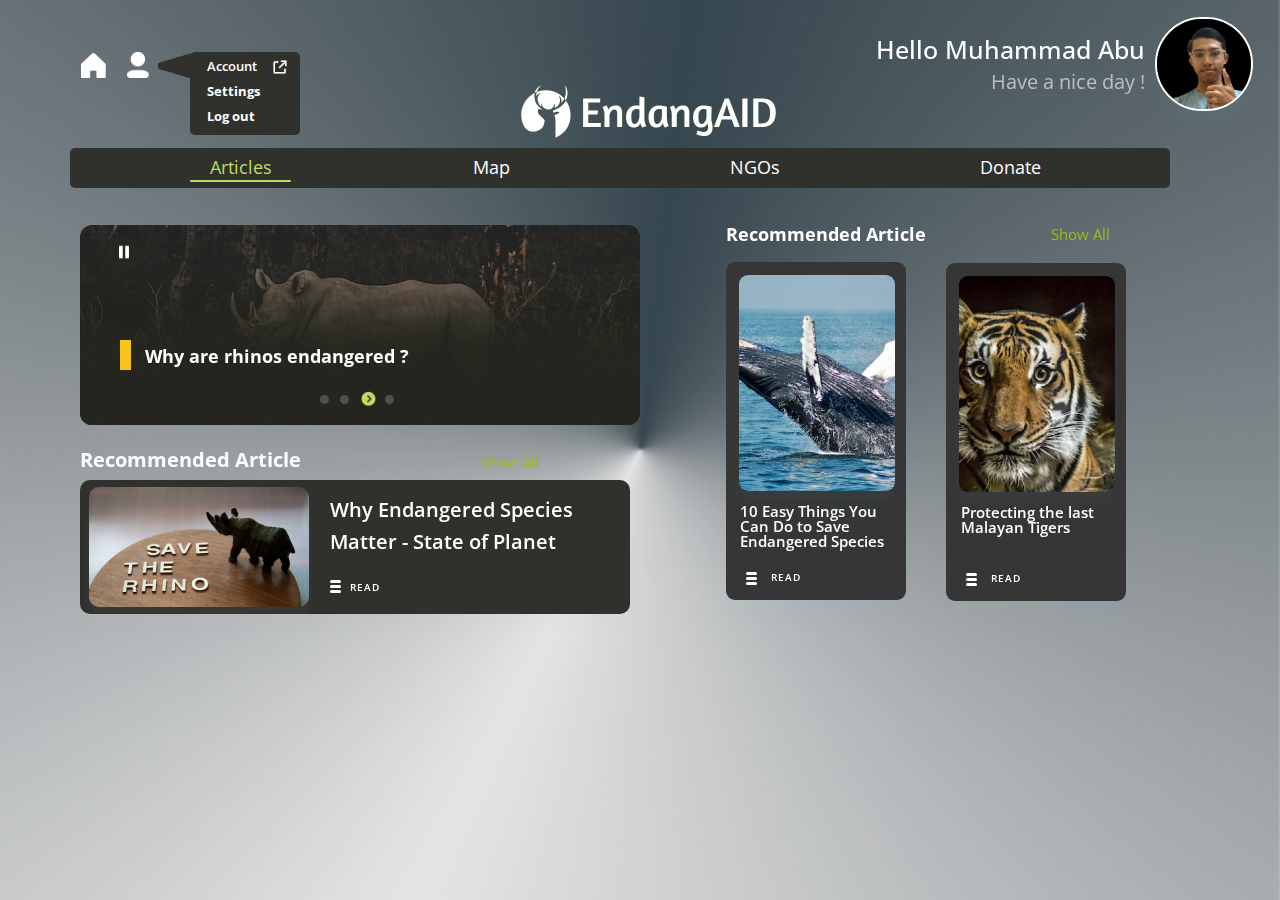
<file: articles1-dropdown.html>
<!DOCTYPE html>
<html lang="en">
<head>
    <link rel="stylesheet" href="style-articles1-dropdown.css">
    <link rel="stylesheet" href="https://fonts.googleapis.com/css2?family=Open+Sans&display=swap">
    <meta charset="UTF-8">
    <meta http-equiv="X-UA-Compatible" content="IE=edge">
    <meta name="viewport" content="width=device-width, initial-scale=1.0">
    <title>Articles 1</title>
</head>
<body>
    <div class="article-page">
        <img class="BG" src="images/BG-article.png" alt="Background">
        <div class="group2">
            <div class="hello">
                <div class="frame1">
                    <p class="hellouser">Hello Muhammad Abu</p>
                </div>
                <div class="frame2">
                    <p class="greeting">Have a nice day !</p>
                </div>
            </div>
            <img class="image-user" src="images/user-photo.png" alt="User image" onclick="alert('Profile')"/></img>
        </div>

        <div class="icon">
            <div class="home" onclick="alert('Home')"></div>
            <div class="profile" onclick="alert('Profile')"></div>
        </div>

        <img class="menu-arrow" src="images/menu-arrow.png" alt="Menu arrow"/>
        <div class="drop-down-menu">
            <p class="account" onclick="alert('Account')">Account</p>
            <div class="external-link"></div>
            <p class="settings" onclick="alert('Settings')">Settings</p>
            <p class="logout" onclick="alert('Log Out')">Log  out</p>
        </div>

        <img class="logo" src="images/endangaid.png" alt="EndangAID logo"/>
        <div class="rectangle-activitybar">
            <div class="activitybar">
                <div class="line-bar"></div>
                <p class="menu-bar" id="article" onclick="alert('Articles')">Articles</p>
                <p class="menu-bar" id="map" onclick="alert('Map')">Map</p>
                <p class="menu-bar" id="NGOs" onclick="alert('NGOs')">NGOs</p>
                <p class="menu-bar" id="donate"onclick="alert('Donate')">Donate</p>
            </div>
        </div>

        <div class="mainarticle">
            <img class="rhino" src="images/rhino.png" alt="Rhino"/>
            <img class="rhino-shade" src="images/rhino-shade.png" alt="Rhino shade"/>
            <div class="pause-circle"></div>
            <img class="pause" src="images/pause.png" alt="Pause"/>
            <div class="rectangle-main"></div>
            <p class="rhino-text">Why are rhinos endangered ?</p>
            <div class="slide-circle" id="circle1"></div>
            <div class="slide-circle" id="circle2"></div>
            <div class="slide-circle" id="circle3"></div>
            <img class="chevron-right" src="images/chevron-right.png" alt="Next button" onclick="alert('Next article!')"/>

        </div>
        
        <div class="recom1">
            
            <div class="frame-recom1">
                <img class="save-rhino-img" src="images/save-rhino.png" alt="Save rhino image"/>
                <p class="recom1-text">Why Endangered Species<br/>Matter - State of Planet</p>
                <p class="read1" onclick="alert('Read more')">READ</p>

                <div class="vector-burger" id="burger1"></div>
                <div class="vector-burger" id="burger2"></div>
                <div class="vector-burger" id="burger3"></div>
            </div>
            <div class="recom1-article-text">Recommended Article</div>
            <p class="show-all" onclick="alert('Showing all recommended articles')">Show All</p>
            
        </div>

        <div class="recom2">
            <div class="frame-recom2-article">
                <p class="recom2-article-text2">Recommended Article</p>
            </div>
            <p class="show-all2" onclick="alert('Showing all recommended articles')">Show All</p>

            <div class="frame-recom2">
                <div class="rectangle-recom2">
                    <img class="whale" src="images/whale.png" alt="Whale image"/>
                    <div class="group-endangered">
                        <p class="endangered-text">10 Easy Things You Can Do to Save Endangered Species</p>
                    </div>
                    <p class="read2" onclick="alert('Read more')">READ</p>

                    <div class="vector-burger" id="burger4"></div>
                    <div class="vector-burger" id="burger5"></div>
                    <div class="vector-burger" id="burger6"></div>
                </div>
            </div>
            <div class="recom3">
                <div class="rectangle-recom2">
                    <img class="tiger" src="images/tiger.png" alt="Tiger image"/>
                    <div class="group-tiger">
                        <p class="tiger-text">Protecting the last Malayan Tigers</p>
                    </div>
                    <p class="read3" onclick="alert('Read more')">READ</p>

                    <div class="vector-burger" id="burger7"></div> 
                    <div class="vector-burger" id="burger8"></div>
                    <div class="vector-burger" id="burger9"></div>
                </div>
            </div>
        </div>
    </div>

</body>
</html>
</file>
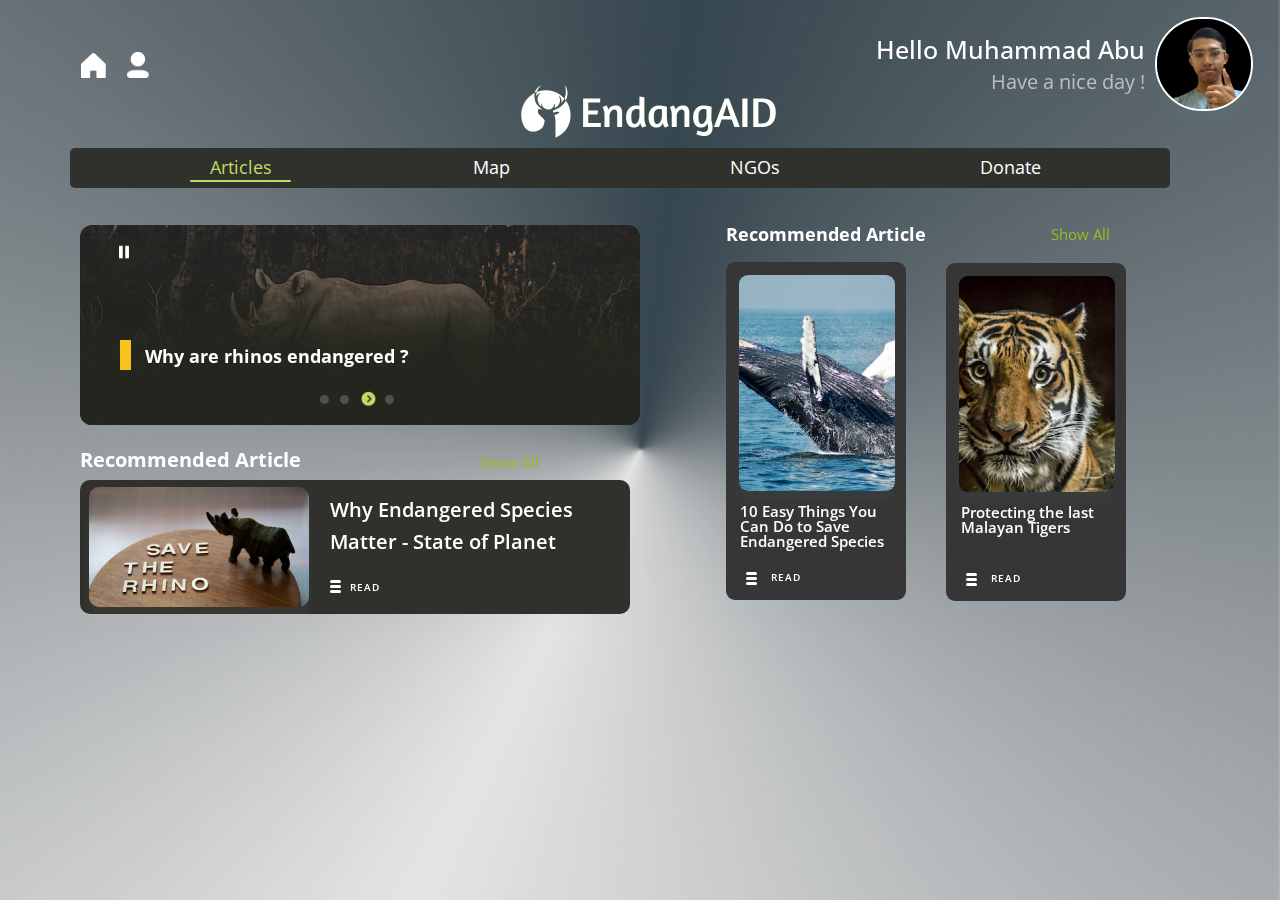
<file: articles1.html>
<!DOCTYPE html>
<html lang="en">
<head>
    <link rel="stylesheet" href="style-articles1.css">
    <link rel="stylesheet" href="https://fonts.googleapis.com/css2?family=Open+Sans&display=swap">
    <meta charset="UTF-8">
    <meta http-equiv="X-UA-Compatible" content="IE=edge">
    <meta name="viewport" content="width=device-width, initial-scale=1.0">
    <title>Articles 1</title>
</head>
<body>
    <div class="article-page">
        <img class="BG" src="images/BG-article.png" alt="Background">
        <div class="group2">
            <div class="hello">
                <div class="frame1">
                    <p class="hellouser">Hello Muhammad Abu</p>
                </div>
                <div class="frame2">
                    <p class="greeting">Have a nice day !</p>
                </div>
            </div>
            <img class="image-user" src="images/user-photo.png" alt="User image" onclick="alert('Profile')"/></img>
        </div>

        <div class="icon">
            <div class="home" onclick="alert('Home')"></div>
            <div class="profile" onclick="alert('Profile')"></div>
        </div>

        <img class="logo" src="images/endangaid.png" alt="EndangAID logo"/>
        <div class="rectangle-activitybar">
            <div class="activitybar">
                <div class="line-bar"></div>
                <p class="menu-bar" id="article" onclick="alert('Articles')">Articles</p>
                <p class="menu-bar" id="map" onclick="alert('Map')">Map</p>
                <p class="menu-bar" id="NGOs" onclick="alert('NGOs')">NGOs</p>
                <p class="menu-bar" id="donate"onclick="alert('Donate')">Donate</p>
            </div>
        </div>

        <div class="mainarticle">
            <img class="rhino" src="images/rhino.png" alt="Rhino"/>
            <img class="rhino-shade" src="images/rhino-shade.png" alt="Rhino shade"/>
            <div class="pause-circle"></div>
            <img class="pause" src="images/pause.png" alt="Pause"/>
            <div class="rectangle-main"></div>
            <p class="rhino-text">Why are rhinos endangered ?</p>
            <div class="slide-circle" id="circle1"></div>
            <div class="slide-circle" id="circle2"></div>
            <div class="slide-circle" id="circle3"></div>
            <img class="chevron-right" src="images/chevron-right.png" alt="Next button" onclick="alert('Next article!')"/>

        </div>
        
        <div class="recom1">
            
            <div class="frame-recom1">
                <img class="save-rhino-img" src="images/save-rhino.png" alt="Save rhino image"/>
                <p class="recom1-text">Why Endangered Species<br/>Matter - State of Planet</p>
                <p class="read1" onclick="alert('Read more')">READ</p>

                <div class="vector-burger" id="burger1"></div>
                <div class="vector-burger" id="burger2"></div>
                <div class="vector-burger" id="burger3"></div>
            </div>
            <div class="recom1-article-text">Recommended Article</div>
            <p class="show-all" onclick="alert('Showing all recommended articles')">Show All</p>
            
        </div>

        <div class="recom2">
            <div class="frame-recom2-article">
                <p class="recom2-article-text2">Recommended Article</p>
            </div>
            <p class="show-all2" onclick="alert('Showing all recommended articles')">Show All</p>

            <div class="frame-recom2">
                <div class="rectangle-recom2">
                    <img class="whale" src="images/whale.png" alt="Whale image"/>
                    <div class="group-endangered">
                        <p class="endangered-text">10 Easy Things You Can Do to Save Endangered Species</p>
                    </div>
                    <p class="read2" onclick="alert('Read more')">READ</p>

                    <div class="vector-burger" id="burger4"></div>
                    <div class="vector-burger" id="burger5"></div>
                    <div class="vector-burger" id="burger6"></div>
                </div>
            </div>
            <div class="recom3">
                <div class="rectangle-recom2">
                    <img class="tiger" src="images/tiger.png" alt="Tiger image"/>
                    <div class="group-tiger">
                        <p class="tiger-text">Protecting the last Malayan Tigers</p>
                    </div>
                    <p class="read3" onclick="alert('Read more')">READ</p>

                    <div class="vector-burger" id="burger7"></div> 
                    <div class="vector-burger" id="burger8"></div>
                    <div class="vector-burger" id="burger9"></div>
                </div>
            </div>
        </div>
    </div>

</body>
</html>
</file>
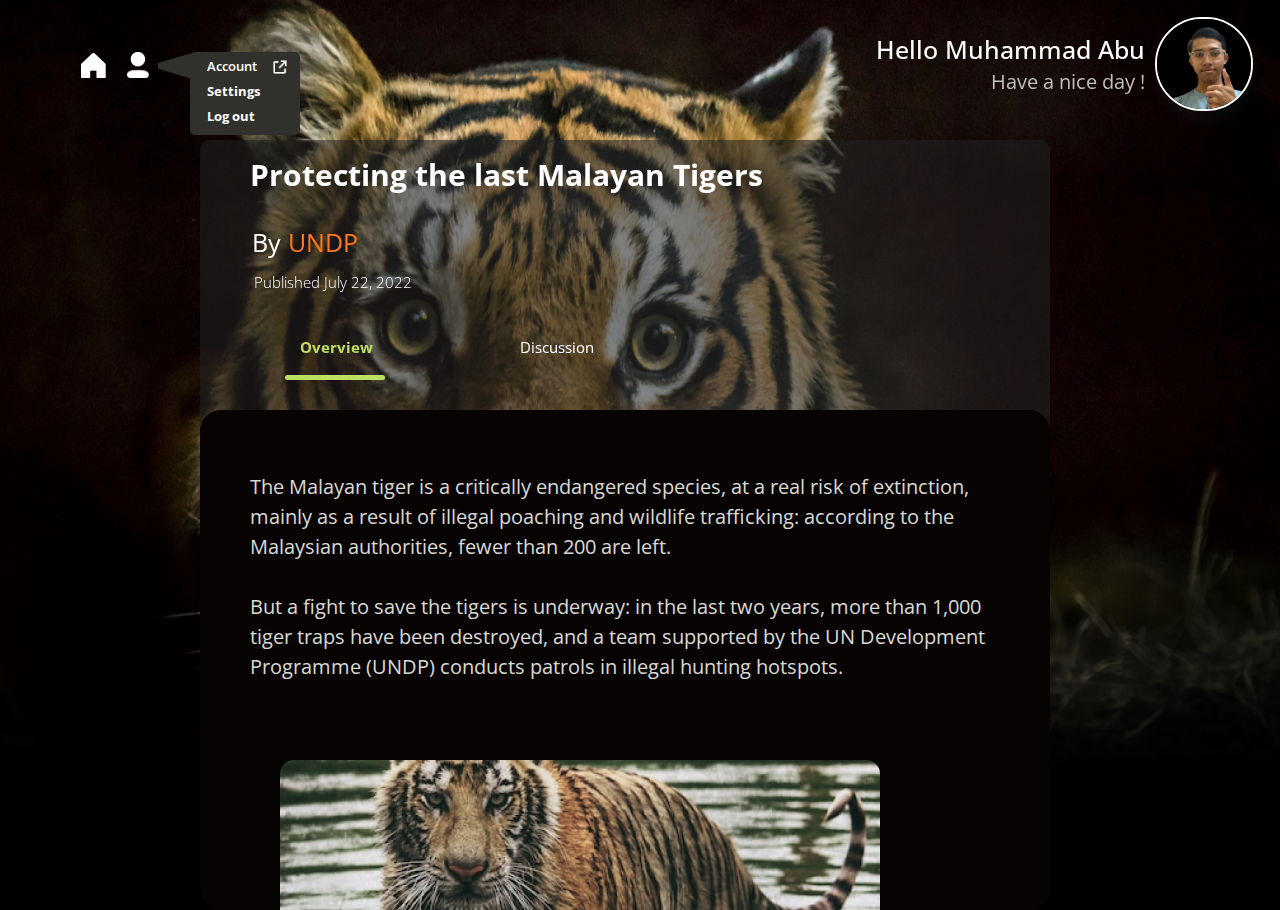
<file: articles2-dropdown.html>
<!DOCTYPE html>
<html lang="en">
<head>
    <link rel="stylesheet" href="style-articles2-dropdown.css">
    <link rel="stylesheet" href="https://fonts.googleapis.com/css2?family=Open+Sans&display=swap">
    <meta charset="UTF-8">
    <meta http-equiv="X-UA-Compatible" content="IE=edge">
    <meta name="viewport" content="width=device-width, initial-scale=1.0">
    <title>Article on Malayan Tiger - Overview</title>
</head>
<body>
    <div class="article-page">
        <img class="BG-tiger" src="images/BG-tiger.png" alt="Background"/>
        <img class="BG-tiger-shade" src="images/BG-tiger-shade.png" alt="Background shade"/>
        <div class="group2">
            <div class="hello">
                <div class="frame1">
                    <p class="hellouser">Hello Muhammad Abu</p>
                </div>
                <div class="frame2">
                    <p class="greeting">Have a nice day !</p>
                </div>
            </div>
            <img class="image-user" src="images/user-photo.png" alt="User image" onclick="alert('Profile')"/></img>
        </div>

        <div class="icon">
            <div class="home" onclick="alert('Home')"></div>
            <div class="profile" onclick="alert('Profile')"></div>
        </div>

        <img class="menu-arrow" src="images/menu-arrow.png" alt="Menu arrow"/>
        <div class="drop-down-menu">
            <p class="account" onclick="alert('Account')">Account</p>
            <div class="external-link"></div>
            <p class="settings" onclick="alert('Settings')">Settings</p>
            <p class="logout" onclick="alert('Log Out')">Log  out</p>
        </div>

        <div class="article-main-body">
            <p class="main-title">Protecting the last Malayan Tigers</p>
            <div class="overview-frame">
                <p class="overview" onclick="alert('Overview')">Overview</p>
            </div>
            <div class="discussion-frame">
                <p class="discussion" onclick="alert('Discussion')">Discussion</p>
            </div>
            <div class="by-frame">
                <p class="byUNDP">By 
                    <font color="ff781f" opacity= 1>UNDP</font>
                </p>
            </div>
            <div class="date-frame">
                <p class="date-published">Published July 22, 2022 </p>
            </div>
            <div class="line-bar"></div>

            <div class="overview-content-frame">
                <p class="overview-content">
                    The Malayan tiger is a critically endangered species, at a real risk of extinction, 
                    mainly as a result of illegal poaching and wildlife trafficking: 
                    according to the Malaysian authorities, fewer than 200 are left.<br/><br/>
                    But a fight to save the tigers is underway: in the last two years, more than 1,000 tiger traps 
                    have been destroyed, and a team supported by the UN Development Programme (UNDP) conducts patrols 
                    in illegal hunting hotspots.
                </p>

                <img class="malayan-tiger-img" alt="Malayan tiger" onclick="alert('Malayan Tiger')" src="images/malayan-tiger.png"/>
            </div>
            
        </div>
    </div>
</body>
</html>
</file>
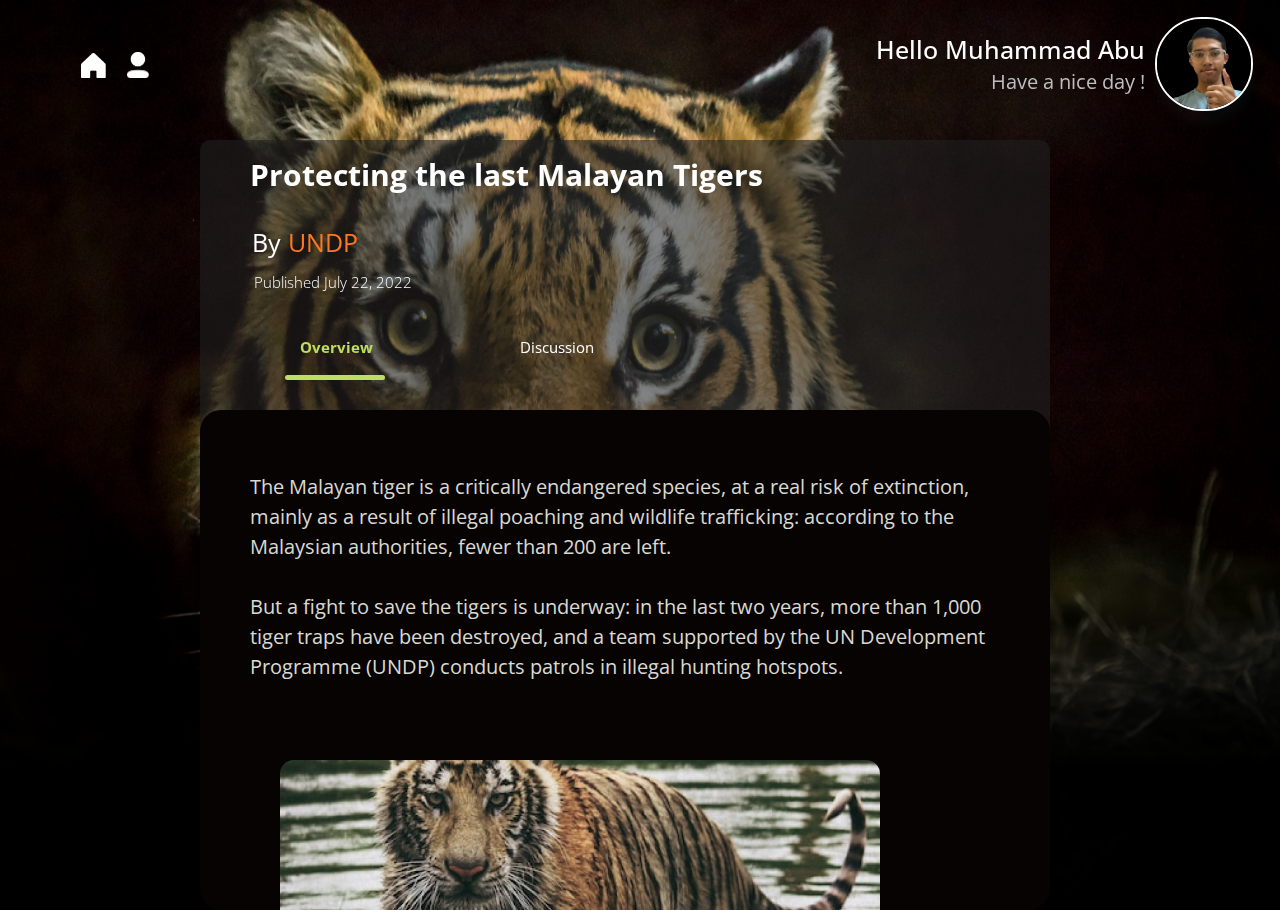
<file: articles2.html>
<!DOCTYPE html>
<html lang="en">
<head>
    <link rel="stylesheet" href="style-articles2.css">
    <link rel="stylesheet" href="https://fonts.googleapis.com/css2?family=Open+Sans&display=swap">
    <meta charset="UTF-8">
    <meta http-equiv="X-UA-Compatible" content="IE=edge">
    <meta name="viewport" content="width=device-width, initial-scale=1.0">
    <title>Article on Malayan Tiger - Overview</title>
</head>
<body>
    <div class="article-page">
        <img class="BG-tiger" src="images/BG-tiger.png" alt="Background"/>
        <img class="BG-tiger-shade" src="images/BG-tiger-shade.png" alt="Background shade"/>
        <div class="group2">
            <div class="hello">
                <div class="frame1">
                    <p class="hellouser">Hello Muhammad Abu</p>
                </div>
                <div class="frame2">
                    <p class="greeting">Have a nice day !</p>
                </div>
            </div>
            <img class="image-user" src="images/user-photo.png" alt="User image" onclick="alert('Profile')"/></img>
        </div>

        <div class="icon">
            <div class="home" onclick="alert('Home')"></div>
            <div class="profile" onclick="alert('Profile')"></div>
        </div>

        <div class="article-main-body">
            <p class="main-title">Protecting the last Malayan Tigers</p>
            <div class="overview-frame">
                <p class="overview" onclick="alert('Overview')">Overview</p>
            </div>
            <div class="discussion-frame">
                <p class="discussion" onclick="alert('Discussion')">Discussion</p>
            </div>
            <div class="by-frame">
                <p class="byUNDP">By 
                    <font color="ff781f" opacity= 1>UNDP</font>
                </p>
            </div>
            <div class="date-frame">
                <p class="date-published">Published July 22, 2022 </p>
            </div>
            <div class="line-bar"></div>

            <div class="overview-content-frame">
                <p class="overview-content">
                    The Malayan tiger is a critically endangered species, at a real risk of extinction, 
                    mainly as a result of illegal poaching and wildlife trafficking: 
                    according to the Malaysian authorities, fewer than 200 are left.<br/><br/>
                    But a fight to save the tigers is underway: in the last two years, more than 1,000 tiger traps 
                    have been destroyed, and a team supported by the UN Development Programme (UNDP) conducts patrols 
                    in illegal hunting hotspots.
                </p>

                <img class="malayan-tiger-img" alt="Malayan tiger" onclick="alert('Malayan Tiger')" src="images/malayan-tiger.png"/>
            </div>
            
        </div>
    </div>
</body>
</html>
</file>
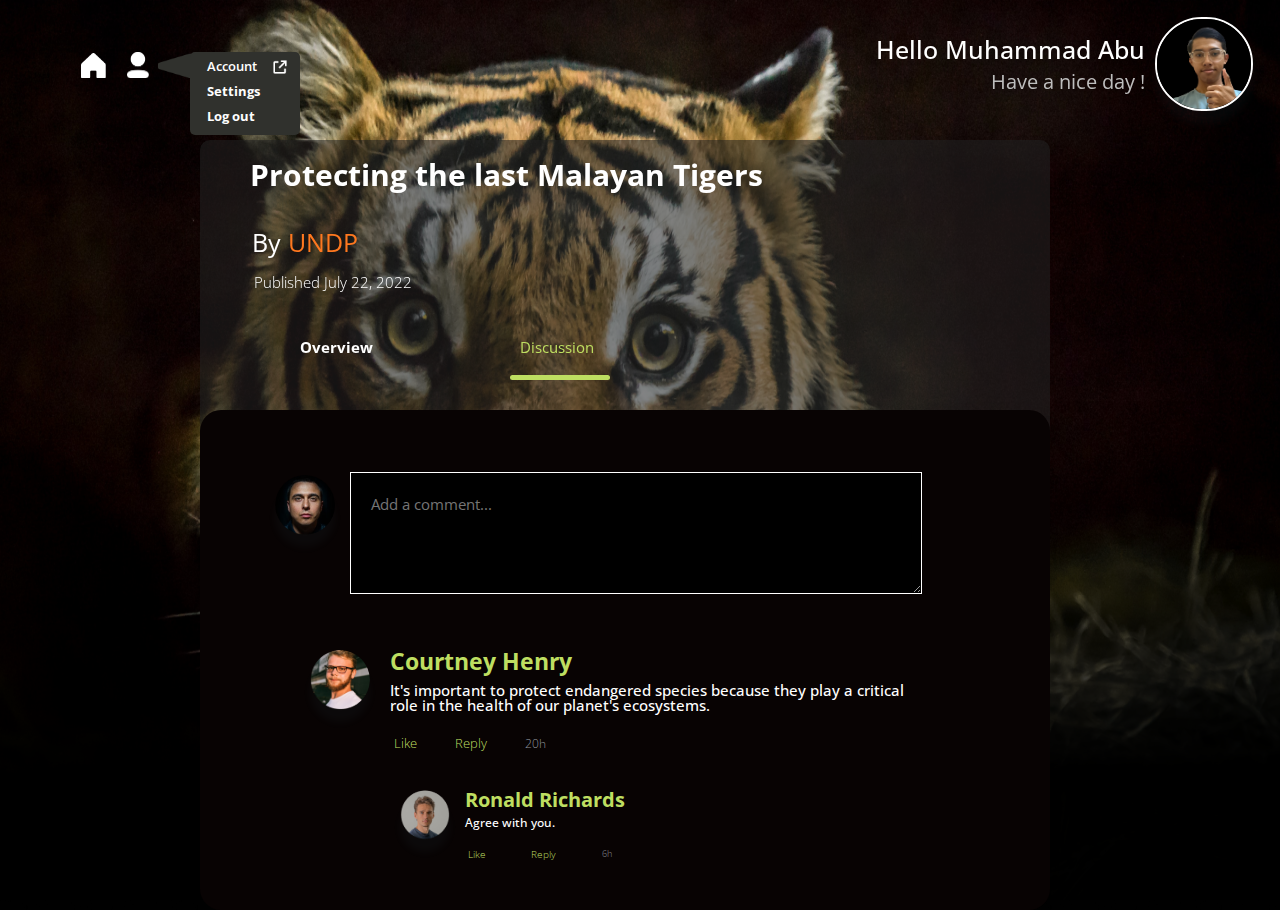
<file: articles3-dropdown.html>
<!DOCTYPE html>
<html lang="en">
<head>
    <link rel="stylesheet" href="style-articles3-dropdown.css">
    <link rel="stylesheet" href="https://fonts.googleapis.com/css2?family=Open+Sans&display=swap">
    <meta charset="UTF-8">
    <meta http-equiv="X-UA-Compatible" content="IE=edge">
    <meta name="viewport" content="width=device-width, initial-scale=1.0">
    <title>Article on Malayan Tiger - Discussion</title>
</head>
<body>
    <div class="article-page3">
        <img class="BG-tiger" src="images/BG-tiger.png" alt="Background"/>
        <img class="BG-tiger-shade" src="images/BG-tiger-shade.png" alt="Background shade"/>
        <div class="group2">
            <div class="hello">
                <div class="frame1">
                    <p class="hellouser">Hello Muhammad Abu</p>
                </div>
                <div class="frame2">
                    <p class="greeting">Have a nice day !</p>
                </div>
            </div>
            <img class="image-user" src="images/user-photo.png" alt="User image" onclick="alert('Profile')"/></img>
        </div>

        <div class="icon">
            <div class="home" onclick="alert('Home')"></div>
            <div class="profile" onclick="alert('Profile')"></div>
        </div>

        <img class="menu-arrow" src="images/menu-arrow.png" alt="Menu arrow"/>
        <div class="drop-down-menu">
            <p class="account" onclick="alert('Account')">Account</p>
            <div class="external-link"></div>
            <p class="settings" onclick="alert('Settings')">Settings</p>
            <p class="logout" onclick="alert('Log Out')">Log  out</p>
        </div>

        <div class="article-main-body">
            <p class="main-title">Protecting the last Malayan Tigers</p>
            <div class="overview-frame">
                <p class="overview" onclick="alert('Overview')">Overview</p>
            </div>
            <div class="discussion-frame">
                <p class="discussion" onclick="alert('Discussion')">Discussion</p>
            </div>
            <div class="by-frame">
                <p class="byUNDP">By 
                    <font color="ff781f" opacity= 1>UNDP</font>
                </p>
            </div>
            <div class="date-frame">
                <p class="date-published">Published July 22, 2022 </p>
            </div>
            <div class="line-bar"></div>

            <div class="overview-content-frame">
                <img class="comment-profile-img" src="images/comment-profile.png" alt="Comment profile image"/>
                <form>
                    <textarea class="comment-frame" placeholder="Add a comment..."></textarea>
                </form>

                <img class="courtney-henry-img" src="images/courtney-henry.png" alt="Courtney image"/>
                <div class="henry-frame">Courtney Henry
                    <p class="henry-comment">
                        It's important to protect endangered species because they play a critical 
                        role in the health of our planet's ecosystems.
                    </p>
                    <div class="frame-aftercomment-henry">
                        <p class="like-henry" onclick="alert('Like')">Like</p>
                        <p class="reply-henry" onclick="alert('Reply')">Reply</p>
                        <p class="time-past-henry">20h</p>
                    </div>
                </div>

                <img class="ronald-richards-img" src="images/ronald-richards.png" alt="Ronald image"/>
                <div class="ronald-frame">Ronald Richards
                    <p class="ronald-comment">
                        Agree with you.
                    </p>
                    <div class="frame-aftercomment-ronald">
                        <p class="like-ronald" onclick="alert('Like')">Like</p>
                        <p class="reply-ronald" onclick="alert('Reply')">Reply</p>
                        <p class="time-past-ronald">6h</p>
                    </div>
                </div> 

            </div>
            
        </div>
    </div>
</body>
</html>
</file>
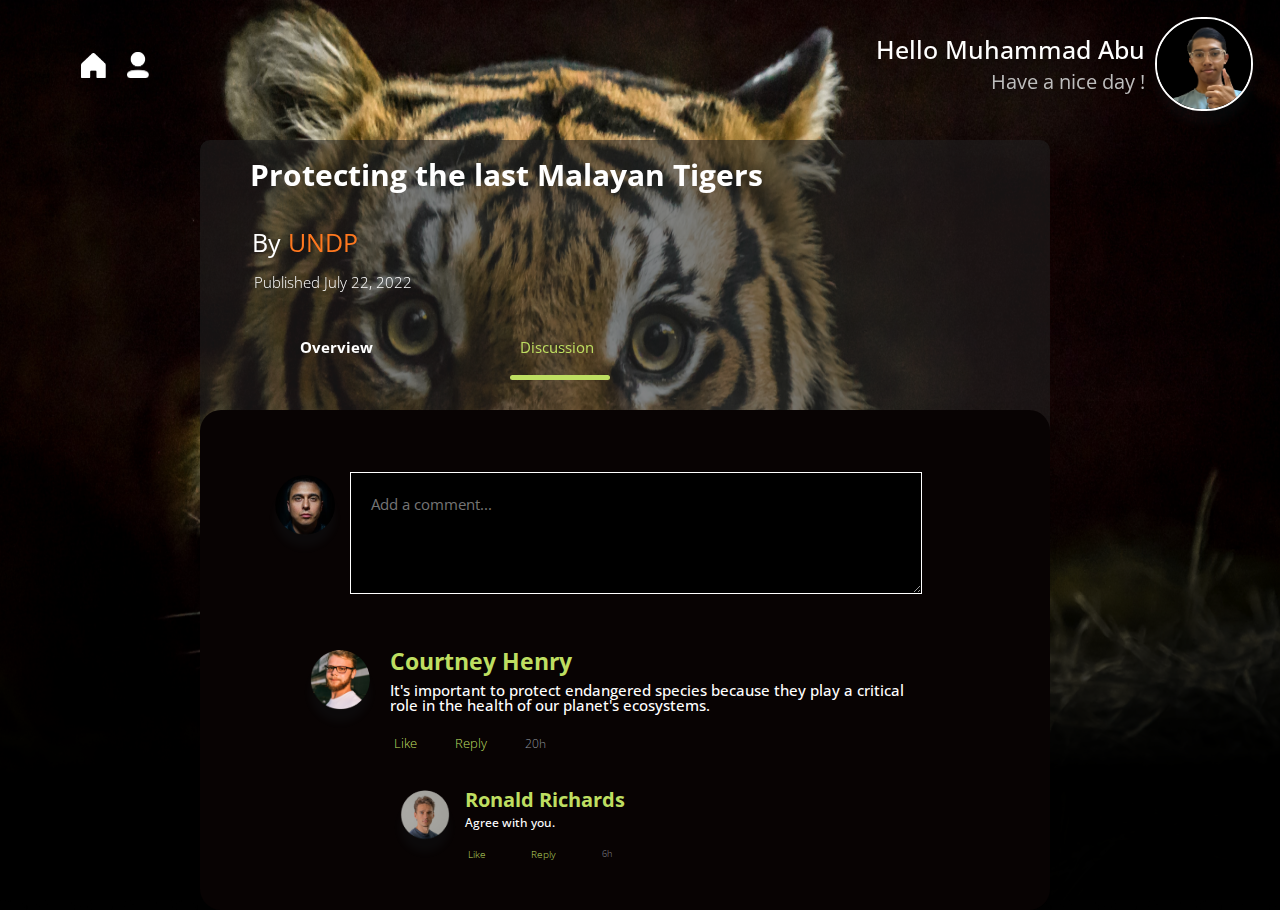
<file: articles3.html>
<!DOCTYPE html>
<html lang="en">
<head>
    <link rel="stylesheet" href="style-articles3.css">
    <link rel="stylesheet" href="https://fonts.googleapis.com/css2?family=Open+Sans&display=swap">
    <meta charset="UTF-8">
    <meta http-equiv="X-UA-Compatible" content="IE=edge">
    <meta name="viewport" content="width=device-width, initial-scale=1.0">
    <title>Article on Malayan Tiger - Discussion</title>
</head>
<body>
    <div class="article-page3">
        <img class="BG-tiger" src="images/BG-tiger.png" alt="Background"/>
        <img class="BG-tiger-shade" src="images/BG-tiger-shade.png" alt="Background shade"/>
        <div class="group2">
            <div class="hello">
                <div class="frame1">
                    <p class="hellouser">Hello Muhammad Abu</p>
                </div>
                <div class="frame2">
                    <p class="greeting">Have a nice day !</p>
                </div>
            </div>
            <img class="image-user" src="images/user-photo.png" alt="User image" onclick="alert('Profile')"/>
        </div>

        <div class="icon">
            <div class="home" onclick="alert('Home')"></div>
            <div class="profile" onclick="alert('Profile')"></div>
        </div>

        <div class="article-main-body">
            <p class="main-title">Protecting the last Malayan Tigers</p>
            <div class="overview-frame">
                <p class="overview" onclick="alert('Overview')">Overview</p>
            </div>
            <div class="discussion-frame">
                <p class="discussion" onclick="alert('Discussion')">Discussion</p>
            </div>
            <div class="by-frame">
                <p class="byUNDP">By 
                    <font color="ff781f" opacity= 1>UNDP</font>
                </p>
            </div>
            <div class="date-frame">
                <p class="date-published">Published July 22, 2022 </p>
            </div>
            <div class="line-bar"></div>

            <div class="overview-content-frame">
                <img class="comment-profile-img" src="images/comment-profile.png" alt="Comment profile image"/>
                <form>
                    <textarea class="comment-frame" placeholder="Add a comment..."></textarea>
                </form>

                <img class="courtney-henry-img" src="images/courtney-henry.png" alt="Courtney image"/>
                <div class="henry-frame">Courtney Henry
                    <p class="henry-comment">
                        It's important to protect endangered species because they play a critical 
                        role in the health of our planet's ecosystems.
                    </p>
                    <div class="frame-aftercomment-henry">
                        <p class="like-henry" onclick="alert('Like')">Like</p>
                        <p class="reply-henry" onclick="alert('Reply')">Reply</p>
                        <p class="time-past-henry">20h</p>
                    </div>
                </div>

                <img class="ronald-richards-img" src="images/ronald-richards.png" alt="Ronald image"/>
                <div class="ronald-frame">Ronald Richards
                    <p class="ronald-comment">
                        Agree with you.
                    </p>
                    <div class="frame-aftercomment-ronald">
                        <p class="like-ronald" onclick="alert('Like')">Like</p>
                        <p class="reply-ronald" onclick="alert('Reply')">Reply</p>
                        <p class="time-past-ronald">6h</p>
                    </div>
                </div> 

            </div>
            
        </div>
    </div>
</body>
</html>
</file>
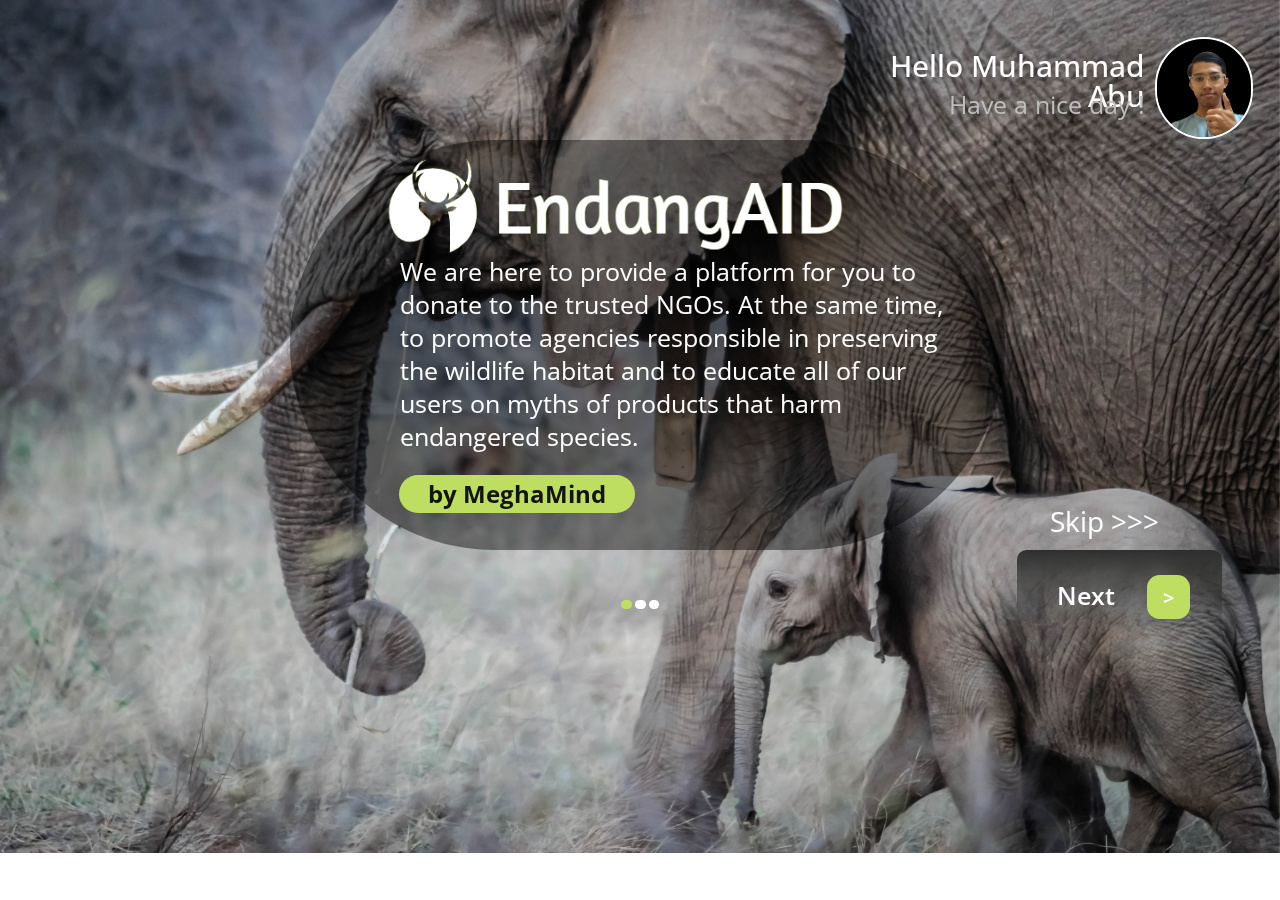
<file: welcome0.html>
<!DOCTYPE html>
<html lang="en">
<head>
    <link rel="stylesheet" href="style-welcome0.css">
    <link rel="stylesheet" href="https://fonts.googleapis.com/css2?family=Open+Sans&display=swap">
    <meta charset="UTF-8">
    <meta http-equiv="X-UA-Compatible" content="IE=edge">
    <meta name="viewport" content="width=device-width, initial-scale=1.0">
    <title>EndangAID Welcome 0</title>
</head>

<body>
    <img class="BG" src="images/BG1.png" alt="Background"/>
    <div class="page 1">
        <div class="Ellipse" ></div>
        <img class="logo" src="images/endangaid.png" alt="EndangAID logo"/>
        <p class="description" >
            We are here to provide a platform for you to donate to the trusted NGOs. 
            At the same time, to promote agencies responsible in preserving the wildlife habitat and 
            to educate all of our users on myths of products that harm endangered species.</p>
        <div class="Frame15">
            <p class="by">by MeghaMind</p>
        </div>

        <div class="group1" >
            <div class="circle" id="circle1" onclick="alert('1st page!')"></div>
            <div class="circle" id="circle2" onclick="alert('2nd page!')"></div>
            <div class="circle" id="circle3" onclick="alert('3rd page!')"></div>
        </div>

        <div class="group2">
            <div class="hello">
                <div class="frame1">
                    <p class="hellouser">Hello Muhammad Abu</p>
                </div>
                <div class="frame2">
                    <p class="greeting">Have a nice day !</p>
                </div>
            </div>
            <img class="image1" src="images/user-photo.png" alt="User image" onclick="alert('Profile')"/></img>
        </div>

        <button> 
            <span class="button-skip" onclick="alert('Skipping the Welcome page...')">Skip >>></span>
        </button>
        
        <button onclick="alert('Next page!')">
            <div class="next-box">
                <p class="Next">Next</p>
                <div class="group3">
                    <div class="square-sign">
                        <p class="sign">></p>
                    </div>
                </div>
            </div>
        </button>

        
    </div>
</body>
</html>
</file>
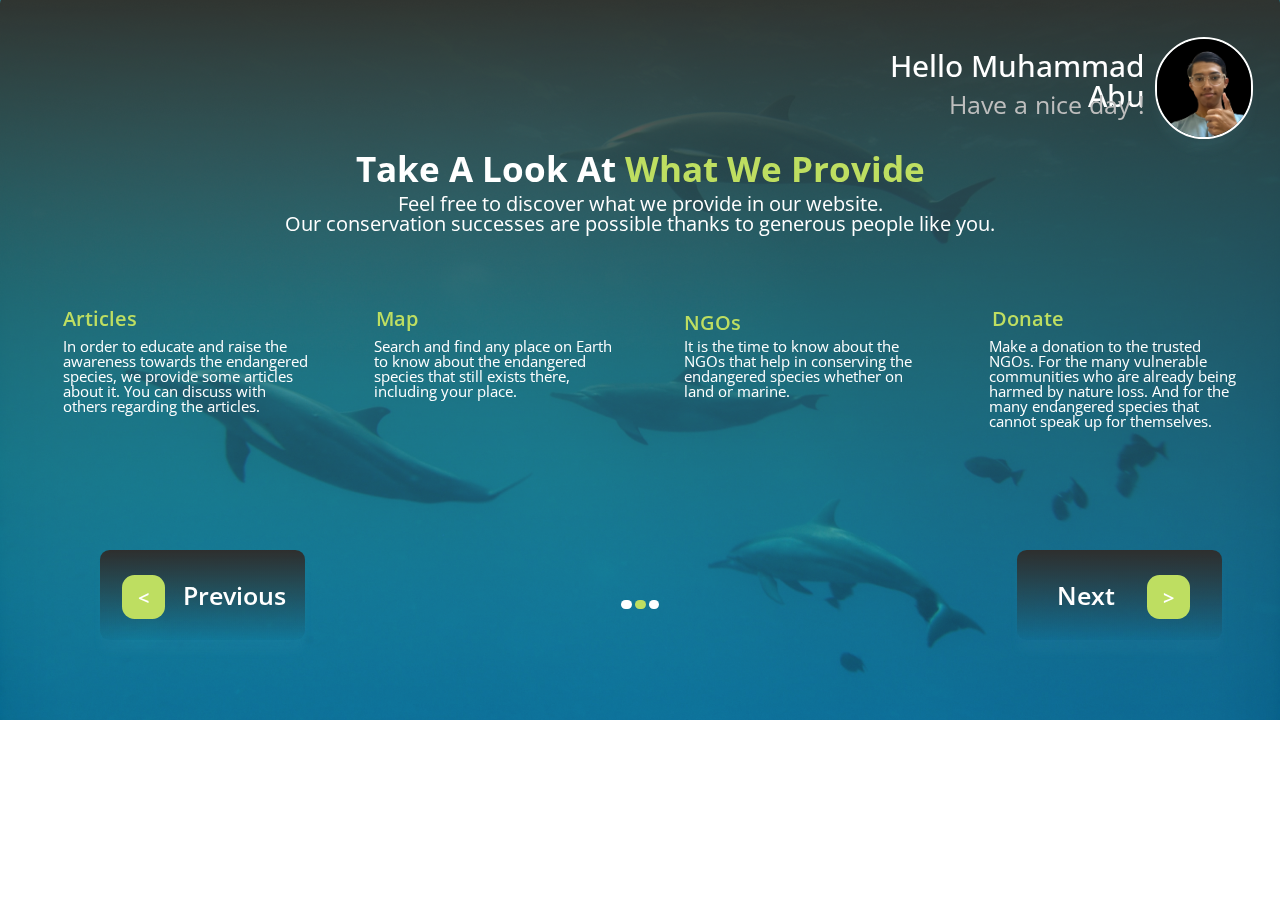
<file: welcome1.html>
<!DOCTYPE html>
<html lang="en">
<head>
    <link rel="stylesheet" href="style-welcome1.css">
    <link rel="stylesheet" href="https://fonts.googleapis.com/css2?family=Open+Sans&display=swap">
    <meta charset="UTF-8">
    <meta http-equiv="X-UA-Compatible" content="IE=edge">
    <meta name="viewport" content="width=device-width, initial-scale=1.0">
    <title>EndangAID Welcome 1</title>
</head>

<body>
    <img class="BG" src="images/BG2.png" alt="Background"/>
    <img class="BG" src="images/darkshade.png" alt="Background shade"/>
    <div class="page2">
        <div class="group1" >
            <div class="circle" id="circle1" onclick="alert('1st page!')"></div>
            <div class="circle" id="circle2" onclick="alert('2nd page!')"></div>
            <div class="circle" id="circle3" onclick="alert('3rd page!')"></div>
        </div>

        <div class="group2">
            <div class="hello">
                <div class="frame1">
                    <p class="hellouser">Hello Muhammad Abu</p>
                </div>
                <div class="frame2">
                    <p class="greeting">Have a nice day !</p>
                </div>
            </div>
            <img class="image-user" src="images/user-photo.png" alt="User image" onclick="alert('Profile')"/></img>
        </div>

        <h1 class="topic">
            Take A Look At
            <font color="#bede61" opacity= 1>What We Provide</font> 
        </h1>
        <p2 class="topic-description">
            Feel free to discover what we provide in our website. 
            <br/>Our conservation successes are possible thanks to generous people like you.
        </p2>

        <h1 class="articles">Articles</h1>
        <p2 class="articles-text">
            In order to educate and raise the awareness towards the endangered species, 
            we provide some articles about it. You can discuss with others regarding the articles.
        </p2>
        
        <h1 class="map">Map</h1>
        <p2 class="map-text">
            Search and find any place on Earth to know about the endangered species that still exists there, including your place.
        </p2>
        
        <h1 class="NGO">NGOs</h1>
        <p2 class="NGO-text">
            It is the time to know about the NGOs that help in conserving the endangered species whether on land or marine.
        </p2>
        
        <h1 class="donate">Donate</h1>
        <p2 class="donate-text">
            Make a donation to the trusted NGOs. For the many vulnerable communities who are already being harmed by nature loss. 
            And for the many endangered species that cannot speak up for themselves. 
        </p2>
        
        <button onclick="alert('Next page!')">
            <div1 class="next-box">
                <p class="next">Next</p>
                <div class="group3">
                    <div class="square-sign-next">
                        <p class="sign-next">></p>
                    </div>
                </div>
            </div1>
        </button>

        <button2 onclick="alert('Previous page!')">
            <div2 class="previous-box">
                <div class="group4">
                    <div class="square-sign-previous">
                        <p class="sign-previous"><</p>
                    </div>
                </div>
                <p class="previous">Previous</p>
            </div2>
        </button2>

        
    </div>
</body>
</html>
</file>
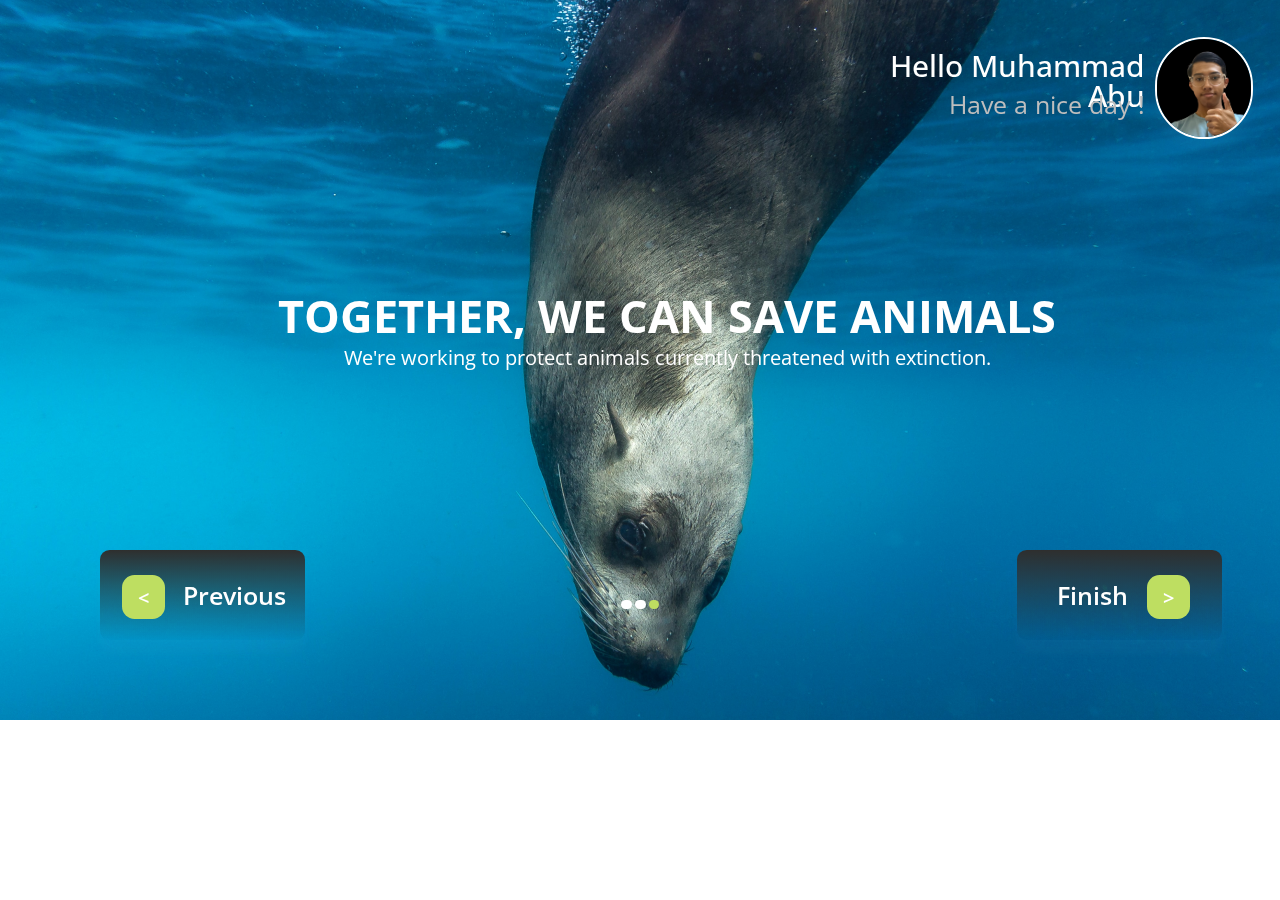
<file: welcome2.html>
<!DOCTYPE html>
<html lang="en">
<head>
    <link rel="stylesheet" href="style-welcome2.css">
    <link rel="stylesheet" href="https://fonts.googleapis.com/css2?family=Open+Sans&display=swap">
    <meta charset="UTF-8">
    <meta http-equiv="X-UA-Compatible" content="IE=edge">
    <meta name="viewport" content="width=device-width, initial-scale=1.0">
    <title>EndangAID Welcome 2</title>
</head>

<body>
    <img class="BG" src="images/BG3.png" alt="Background"/>
    <div class="page3">
        <div class="group1" >
            <div class="circle" id="circle1" onclick="alert('1st page!')"></div>
            <div class="circle" id="circle2" onclick="alert('2nd page!')"></div>
            <div class="circle" id="circle3" onclick="alert('3rd page!')"></div>
        </div>

        <div class="group2">
            <div class="hello">
                <div class="frame1">
                    <p class="hellouser">Hello Muhammad Abu</p>
                </div>
                <div class="frame2">
                    <p class="greeting">Have a nice day !</p>
                </div>
            </div>
            <img class="image-user" src="images/user-photo.png" alt="User image" onclick="alert('Profile')"/></img>
        </div>

        <div class="info">
            <p class="info-text1">
                TOGETHER, WE CAN SAVE ANIMALS
            </p>
            <p class="info-text2">
                We're working to protect animals currently threatened with extinction.
            </p>
        </div>
        
        <button onclick="alert('Finish!')">
            <div1 class="next-box">
                <p class="finish">Finish</p>
                <div class="group3">
                    <div class="square-sign-next">
                        <p class="sign-next">></p>
                    </div>
                </div>
            </div1>
        </button>

        <button2 onclick="alert('Previous page!')">
            <div2 class="previous-box">
                <div class="group4">
                    <div class="square-sign-previous">
                        <p class="sign-previous"><</p>
                    </div>
                </div>
                <p class="previous">Previous</p>
            </div2>
        </button2>
        
    </div>
</body>
</html>
</file>
<file: style-articles1-dropdown.css>
*{
    margin: 0 auto;
    padding: 0;
    font-family: 'Open Sans', sans-serif;
    object-fit: cover;
}

.article-page {
    height: 100%;
    width: 100%;

}

.BG {
    max-height: 100vh; 
    width: 100%;
    object-fit: fill;
    background-position: center;
    background-size: contain;
    position: fixed;
    display: flex;
} 


.group2 {
    width: 425px; 
    height: 98px; 
    left: 828px; 
    top: 15px; 
    position: absolute; 
    display: inline-flex; 
    flex-direction: row; 
    align-items: center; 
    justify-content: flex-end;
}

.hello {
    width: 319px; 
    height: 75px; 
    padding-right: 10px;
    display: inline-flex; 
    flex-direction: column; 
    align-items: flex-end; 
    justify-content: flex-end;
}

.frame1 {
    display: inline-flex; 
    flex-direction: row; 
    align-items: flex-start; 
    justify-content: flex-start;
}

.hellouser {
    width: 317px; 
    height: 35px; 
    font-size: 25px; 
    font-weight: 500; 
    line-height: 100%; 
    text-align: right; 
    color: white;
}

.frame2 {
    display: inline-flex; 
    flex-direction: row; 
    align-items: flex-start; 
    justify-content: flex-start;
}

.greeting {
    width: 317px; 
    height: 30px; 
    font-size: 20px; 
    line-height: 100%; 
    text-align: right; 
    color: rgb(190, 190, 190);
}

.image-user {
    width: 100px; 
    height: 90px; 
    box-shadow: 0px 12.521552085876465px 10.017241477966309px rgba(129, 216, 241, 0.04); 
    border-radius: 9999px; 
    border-style: solid; 
    border-width: 2px; 
    border-style: solid; 
    border-color: white; 
    cursor: pointer;
}

.icon {
    width: 90px;
    left: 70px; 
    top: 52px; 
    position: absolute; 
    border-radius: 8px;
    cursor: pointer;
    display: inline-flex; 
    flex-direction: row; 
    align-items: flex-end; 
    justify-content: flex-end;
}

.home {
    width: 25px; 
    height: 25px; 
    background-image: url(images/home.png);
    background-size: cover;
}

.profile {
    width: 22.5px; 
    height: 26px;
    background-image: url(images/profile.png);
    background-size: cover;
}

.logo {
    width: 276px; 
    height: 71px; 
    left: 510px; 
    top: 76px; 
    position: absolute;
}

.rectangle-activitybar {
    width: 1100px; 
    height: 40px; 
    left: 70px; 
    top: 148px; 
    position: absolute; 
    background-color: rgba(48.29, 48.87, 44.80, 1); 
    border-radius: 5px;
}

.activitybar {
    width: 1100px; 
    height: 42px; 
    left: 110px;
    position: absolute; 
    position: relative;
}

.line-bar {
    width: 101px; 
    height: 2px; 
    left: 10px; 
    top: 32px; 
    position: absolute; 
    background-color: rgba(190, 222, 97, 1); 
    border-radius: 3px;
}

.menu-bar {
    height: 15px;
    top: 10px; 
    position: absolute; 
    font-size: 18px; 
    line-height: 100%; 
    color: white;
    cursor: pointer;
}

#article {
    width: 101px;  
    left: 30px; 
    color:rgba(190, 222, 97, 1); 
}

#map {
    width: 63px; 
    left: 280px; 
    text-align: center; 
}

#NGOs {
    width: 89px; 
    left: 550px; 
}

#donate {
    width: 101px; 
    left: 800px; 
}

.mainarticle {
    top: 225px;
    left: 80px;
    position: absolute;
}

.rhino {
    width: 560px; 
    height: 200px; 
    border-radius: 12px; 
    position: absolute; 
}

.rhino-shade {
    width: 560px; 
    height: 200px; 
    position: absolute; 
    background-image: linear-gradient(0deg, rgba(37, 38, 31, 1), rgba(36, 37, 30, 0.77) 50%, rgba(30, 31, 24, 0)); 
    border-radius: 12px;
}

.pause-circle {
    width: 31px; 
    height: 31px; 
    left: 27px; 
    top: 12px; 
    position: absolute; 
    background-color: rgba(38, 40, 32, 1); 
    border-radius: 9999px;
}

.pause {
    width: 30px; 
    height: 30px; 
    left: 29px; 
    top: 12px; 
    position: absolute; 
    border-radius: 8px; 
    
}

.rectangle-main {
    width: 11px; 
    height: 30px; 
    left: 40px; 
    top: 115px; 
    position: absolute; 
    background-color: rgba(244, 196, 26, 1);
}

.rhino-text {
    width: 305px; 
    height: 30px; 
    left: 65px; 
    top: 122px; 
    position: absolute; 
    font-size: 18px; 
    font-weight: 700; 
    line-height: 100%; 
    color: white;
}

.slide-circle {
    width: 9px; 
    height: 9px; 
    top: 170px; 
    position: absolute; 
    background-color: rgba(78.63, 78.63, 78.63, 1); 
    border-radius: 9999px;
}

#circle1 {
    left: 240px; 
}

#circle2 {
    left: 260px; 
}

#circle3 {
    left: 305px; 
}

.chevron-right {
    width: 17px; 
    height: 17px; 
    left: 280px; 
    top: 165px; 
    position: absolute; 
    border-radius: 4px;
    cursor: pointer;
}

.recom1 {
    width: 550px; 
    height: 169px; 
    left: 80px; 
    top: 450px; 
    position: absolute; 
    display: inline-flex; 
    flex-direction: column; 
    align-items: flex-start; 
    justify-content: flex-start;
}

.show-all {
    top: 5px;
    left: 400px; 
    width: 75px; 
    height: 25px; 
    font-size: 15px; 
    position: absolute;
    color: rgb(149, 189, 30);
    line-height: 100%; 
    cursor: pointer;
}

.frame-recom1 {
    width: 550px; 
    height: 134px; 
    top: 30px;
    background-color: rgba(48, 49, 45, 1); 
    box-shadow: 0px 12.521552085876465px 10.017241477966309px rgba(196, 196, 196, 0.05); 
    border-radius: 10px; 
    position: relative;
}

.save-rhino-img {
    width: 220px; 
    height: 120px; 
    left: 9px; 
    top: 7px; 
    position: absolute; 
    box-shadow: 0px 12.521552085876465px 10.017241477966309px rgba(196, 196, 196, 0.05); 
    border-radius: 10px;
}

.recom1-text {
    width: 250px; 
    height: 46px; 
    left: 250px; 
    top: 14px; 
    position: absolute; 
    font-size: 20px; 
    font-weight: 600; 
    line-height: 160%; 
    color: white;
}

.read1 {
    width: 38px; 
    height: 13px; 
    left: 270px; 
    top: 102px; 
    position: absolute; 
    font-size: 10px; 
    font-weight: 600; 
    letter-spacing: 1px; 
    line-height: 100%; 
    color: white;
    cursor: pointer;
}

.recom1-article-text {
    position: absolute; 
    font-size: 20px; 
    font-weight: 700; 
    line-height: 100%; 
    color: white;
}

.vector-burger {
    width: 11px; 
    height: 3px; 
    background-color: white; 
    border-radius: 2px;
    position: absolute; 
    display: inline-flex; 
    flex-direction: row; 
    align-items: center; 
    justify-content: center;
}

#burger1 {
    left: 250px; 
    top: 100px;
}

#burger2 {
    left: 250px; 
    top: 105px;
}

#burger3 {
    left: 250px; 
    top: 110px;
}

#burger4 {
    left: 20px; 
    top: 310px;
}

#burger5 {
    left: 20px; 
    top: 315px;
}

#burger6 {
    left: 20px; 
    top: 320px;
}

#burger7 {
    left: 20px; 
    top: 310px;
}

#burger8 {
    left: 20px; 
    top: 315px;
}

#burger9 {
    left: 20px; 
    top: 320px;
}

.recom2 {
    width: 378px; 
    height: 375px; 
    left: 275px; 
    top: 225px;
    position: absolute; 
    position: relative;
}

.frame-recom2-article {
    width: 200px; 
    height: 20px; 
    left: 0px; 
    top: 0px; 
    position: absolute; 
    display: inline-flex; 
    flex-direction: row; 
    align-items: flex-start; 
    justify-content: flex-start;
}

.recom2-article-text2 {
    font-size: 18px; 
    font-weight: 700; 
    line-height: 100%; 
    color: white;
}

.show-all2 {
    width: 75px; 
    height: 25px; 
    left: 325px; 
    top: 2px; 
    position: absolute; 
    font-size: 15px; 
    line-height: 100%; 
    color: rgb(149, 189, 30);
    cursor: pointer;
}

.frame-recom2 {
    width: 180px; 
    height: 338px; 
    left: 0px; 
    top: 37px; 
    position: absolute;
}

.rectangle-recom2 {
    width: 180px; 
    height: 338px; 
    background-color: rgba(54.19, 54.19, 54.19, 1); 
    box-shadow: 0px 12.521552085876465px 10.017241477966309px rgba(129, 216, 241, 0.04); 
    border-radius: 9px; 
    position: relative;
}

.whale {
    width: 156px; 
    height: 216px; 
    left: 13px; 
    top: 13px; 
    position: absolute; 
    box-shadow: 0px 12.521552085876465px 10.017241477966309px rgba(129, 216, 241, 0.04); 
    border-radius: 9px;
}

.group-endangered {
    width: 149px; 
    height: 92px; 
    left: 13px; 
    top: 215px; 
    position: absolute; 
    display: inline-flex; 
    flex-direction: column; 
    align-items: flex-start; 
    justify-content: flex-end;
}

.endangered-text {
    width: 148px; 
    height: 65px; 
    font-size: 15px; 
    font-weight: 600; 
    line-height: 100%; 
    color: white;
}

.read2 {
    left: 45px;
    top: 310px;
    width: 42px; 
    height: 17px; 
    font-size: 10px; 
    font-weight: 600; 
    letter-spacing: 1px; 
    line-height: 100%; 
    color: white;
    text-align: left;
    position: absolute;
    cursor: pointer;
}

.recom3 {
    width: 180px; 
    height: 338px; 
    left: 220px; 
    top: 38px; 
    position: absolute;
}

.tiger {
    width: 156px; 
    height: 216px; 
    left: 13px; 
    top: 13px; 
    position: absolute; 
    box-shadow: 0px 12.521552085876465px 10.017241477966309px rgba(129, 216, 241, 0.04); 
    border-radius: 9px;
}

.group-tiger {
    width: 149px; 
    height: 92px; 
    left: 13px; 
    top: 205px; 
    position: absolute; 
    display: inline-flex; 
    flex-direction: column; 
    align-items: flex-start; 
    justify-content: flex-end;
}

.tiger-text {
    width: 145px; 
    height: 55px; 
    font-size: 15px; 
    font-weight: 600; 
    line-height: 100%; 
    color: white;
}

.read3 {
    left: 45px;
    top: 310px;
    width: 35px; 
    height: 15px; 
    font-size: 10px; 
    font-weight: 600; 
    letter-spacing: 1px; 
    line-height: 100%; 
    color: white;
    position: absolute;
    cursor: pointer;
}

.menu-arrow {
    left: 158px;
    top: 53px; 
    width: 35px;
    height: 25px;
    display: inline-flex; 
    flex-direction: column; 
    align-items: center; 
    justify-content: flex-end;
    position: absolute; 
}

.drop-down-menu {
    top: 52px;
    left: 190px;
    width: 100px; 
    height: 75px; 
    padding-top: 8px; 
    padding-left: 10px; 
    display: inline-flex; 
    flex-direction: column; 
    align-items: center; 
    justify-content: flex-end;
    position: absolute; 
    background-color: rgba(48.29, 48.87, 44.80, 1);
    border-radius: 5px;
}

.account {
    width: 86px; 
    height: 30px; 
    font-size: 13px; 
    font-weight: 600; 
    line-height: 100%; 
    color: white;
    cursor: pointer;
}

.external-link {
    top: 5px;
    left: 80px;
    width: 10px; 
    height: 10px; 
    padding: 5px; 
    background-size: cover;
    border-radius: 8px;
    position: absolute;
    background-image: url('images/external-link.png');

}

.settings {
    width: 86px; 
    height: 30px; 
    font-size: 13px; 
    font-weight: 700; 
    line-height: 100%; 
    color: white;
    cursor: pointer;
}

.logout {
    width: 86px; 
    height: 30px; 
    font-size: 13px; 
    font-weight: 700; 
    line-height: 100%; 
    color: white;
    cursor: pointer;
}
</file>
<file: style-articles1.css>
*{
    margin: 0 auto;
    padding: 0;
    font-family: 'Open Sans', sans-serif;
    object-fit: cover;
}

.article-page {
    height: 100%;
    width: 100%;

}

.BG {
    max-height: 100vh; 
    width: 100%;
    object-fit: fill;
    background-position: center;
    background-size: contain;
    position: fixed;
    display: flex;
} 


.group2 {
    width: 425px; 
    height: 98px; 
    left: 828px; 
    top: 15px; 
    position: absolute; 
    display: inline-flex; 
    flex-direction: row; 
    align-items: center; 
    justify-content: flex-end;
}

.hello {
    width: 319px; 
    height: 75px; 
    padding-right: 10px;
    display: inline-flex; 
    flex-direction: column; 
    align-items: flex-end; 
    justify-content: flex-end;
}

.frame1 {
    display: inline-flex; 
    flex-direction: row; 
    align-items: flex-start; 
    justify-content: flex-start;
}

.hellouser {
    width: 317px; 
    height: 35px; 
    font-size: 25px; 
    font-weight: 500; 
    line-height: 100%; 
    text-align: right; 
    color: white;
}

.frame2 {
    display: inline-flex; 
    flex-direction: row; 
    align-items: flex-start; 
    justify-content: flex-start;
}

.greeting {
    width: 317px; 
    height: 30px; 
    font-size: 20px; 
    line-height: 100%; 
    text-align: right; 
    color: rgb(190, 190, 190);
}

.image-user {
    width: 100px; 
    height: 90px; 
    box-shadow: 0px 12.521552085876465px 10.017241477966309px rgba(129, 216, 241, 0.04); 
    border-radius: 9999px; 
    border-style: solid; 
    border-width: 2px; 
    border-style: solid; 
    border-color: white; 
    cursor: pointer;
}

.icon {
    width: 90px;
    left: 70px; 
    top: 52px; 
    position: absolute; 
    border-radius: 8px;
    cursor: pointer;
    display: inline-flex; 
    flex-direction: row; 
    align-items: flex-end; 
    justify-content: flex-end;
}

.home {
    width: 25px; 
    height: 25px; 
    background-image: url(images/home.png);
    background-size: cover;
}

.profile {
    width: 22.5px; 
    height: 26px;
    background-image: url(images/profile.png);
    background-size: cover;
}

.logo {
    width: 276px; 
    height: 71px; 
    left: 510px; 
    top: 76px; 
    position: absolute;
}

.rectangle-activitybar {
    width: 1100px; 
    height: 40px; 
    left: 70px; 
    top: 148px; 
    position: absolute; 
    background-color: rgba(48.29, 48.87, 44.80, 1); 
    border-radius: 5px;
}

.activitybar {
    width: 1100px; 
    height: 42px; 
    left: 110px;
    position: absolute; 
    position: relative;
}

.line-bar {
    width: 101px; 
    height: 2px; 
    left: 10px; 
    top: 32px; 
    position: absolute; 
    background-color: rgba(190, 222, 97, 1); 
    border-radius: 3px;
}

.menu-bar {
    height: 15px;
    top: 10px; 
    position: absolute; 
    font-size: 18px; 
    line-height: 100%; 
    color: white;
    cursor: pointer;
}

#article {
    width: 101px;  
    left: 30px; 
    color:rgba(190, 222, 97, 1); 
}

#map {
    width: 63px; 
    left: 280px; 
    text-align: center; 
}

#NGOs {
    width: 89px; 
    left: 550px; 
}

#donate {
    width: 101px; 
    left: 800px; 
}

.mainarticle {
    top: 225px;
    left: 80px;
    position: absolute;
}

.rhino {
    width: 560px; 
    height: 200px; 
    border-radius: 12px; 
    position: absolute; 
}

.rhino-shade {
    width: 560px; 
    height: 200px; 
    position: absolute; 
    background-image: linear-gradient(0deg, rgba(37, 38, 31, 1), rgba(36, 37, 30, 0.77) 50%, rgba(30, 31, 24, 0)); 
    border-radius: 12px;
}

.pause-circle {
    width: 31px; 
    height: 31px; 
    left: 27px; 
    top: 12px; 
    position: absolute; 
    background-color: rgba(38, 40, 32, 1); 
    border-radius: 9999px;
}

.pause {
    width: 30px; 
    height: 30px; 
    left: 29px; 
    top: 12px; 
    position: absolute; 
    border-radius: 8px; 
    
}

.rectangle-main {
    width: 11px; 
    height: 30px; 
    left: 40px; 
    top: 115px; 
    position: absolute; 
    background-color: rgba(244, 196, 26, 1);
}

.rhino-text {
    width: 305px; 
    height: 30px; 
    left: 65px; 
    top: 122px; 
    position: absolute; 
    font-size: 18px; 
    font-weight: 700; 
    line-height: 100%; 
    color: white;
}

.slide-circle {
    width: 9px; 
    height: 9px; 
    top: 170px; 
    position: absolute; 
    background-color: rgba(78.63, 78.63, 78.63, 1); 
    border-radius: 9999px;
}

#circle1 {
    left: 240px; 
}

#circle2 {
    left: 260px; 
}

#circle3 {
    left: 305px; 
}

.chevron-right {
    width: 17px; 
    height: 17px; 
    left: 280px; 
    top: 165px; 
    position: absolute; 
    border-radius: 4px;
    cursor: pointer;
}

.recom1 {
    width: 550px; 
    height: 169px; 
    left: 80px; 
    top: 450px; 
    position: absolute; 
    display: inline-flex; 
    flex-direction: column; 
    align-items: flex-start; 
    justify-content: flex-start;
}

.show-all {
    top: 5px;
    left: 400px; 
    width: 75px; 
    height: 25px; 
    font-size: 15px; 
    position: absolute;
    color: rgb(149, 189, 30);
    line-height: 100%; 
    cursor: pointer;
}

.frame-recom1 {
    width: 550px; 
    height: 134px; 
    top: 30px;
    background-color: rgba(48, 49, 45, 1); 
    box-shadow: 0px 12.521552085876465px 10.017241477966309px rgba(196, 196, 196, 0.05); 
    border-radius: 10px; 
    position: relative;
}

.save-rhino-img {
    width: 220px; 
    height: 120px; 
    left: 9px; 
    top: 7px; 
    position: absolute; 
    box-shadow: 0px 12.521552085876465px 10.017241477966309px rgba(196, 196, 196, 0.05); 
    border-radius: 10px;
}

.recom1-text {
    width: 250px; 
    height: 46px; 
    left: 250px; 
    top: 14px; 
    position: absolute; 
    font-size: 20px; 
    font-weight: 600; 
    line-height: 160%; 
    color: white;
}

.read1 {
    width: 38px; 
    height: 13px; 
    left: 270px; 
    top: 102px; 
    position: absolute; 
    font-size: 10px; 
    font-weight: 600; 
    letter-spacing: 1px; 
    line-height: 100%; 
    color: white;
    cursor: pointer;
}

.recom1-article-text {
    position: absolute; 
    font-size: 20px; 
    font-weight: 700; 
    line-height: 100%; 
    color: white;
}

.vector-burger {
    width: 11px; 
    height: 3px; 
    background-color: white; 
    border-radius: 2px;
    position: absolute; 
    display: inline-flex; 
    flex-direction: row; 
    align-items: center; 
    justify-content: center;
}

#burger1 {
    left: 250px; 
    top: 100px;
}

#burger2 {
    left: 250px; 
    top: 105px;
}

#burger3 {
    left: 250px; 
    top: 110px;
}

#burger4 {
    left: 20px; 
    top: 310px;
}

#burger5 {
    left: 20px; 
    top: 315px;
}

#burger6 {
    left: 20px; 
    top: 320px;
}

#burger7 {
    left: 20px; 
    top: 310px;
}

#burger8 {
    left: 20px; 
    top: 315px;
}

#burger9 {
    left: 20px; 
    top: 320px;
}

.recom2 {
    width: 378px; 
    height: 375px; 
    left: 275px; 
    top: 225px;
    position: absolute; 
    position: relative;
}

.frame-recom2-article {
    width: 200px; 
    height: 20px; 
    left: 0px; 
    top: 0px; 
    position: absolute; 
    display: inline-flex; 
    flex-direction: row; 
    align-items: flex-start; 
    justify-content: flex-start;
}

.recom2-article-text2 {
    font-size: 18px; 
    font-weight: 700; 
    line-height: 100%; 
    color: white;
}

.show-all2 {
    width: 75px; 
    height: 25px; 
    left: 325px; 
    top: 2px; 
    position: absolute; 
    font-size: 15px; 
    line-height: 100%; 
    color: rgb(149, 189, 30);
    cursor: pointer;
}

.frame-recom2 {
    width: 180px; 
    height: 338px; 
    left: 0px; 
    top: 37px; 
    position: absolute;
}

.rectangle-recom2 {
    width: 180px; 
    height: 338px; 
    background-color: rgba(54.19, 54.19, 54.19, 1); 
    box-shadow: 0px 12.521552085876465px 10.017241477966309px rgba(129, 216, 241, 0.04); 
    border-radius: 9px; 
    position: relative;
}

.whale {
    width: 156px; 
    height: 216px; 
    left: 13px; 
    top: 13px; 
    position: absolute; 
    box-shadow: 0px 12.521552085876465px 10.017241477966309px rgba(129, 216, 241, 0.04); 
    border-radius: 9px;
}

.group-endangered {
    width: 149px; 
    height: 92px; 
    left: 13px; 
    top: 215px; 
    position: absolute; 
    display: inline-flex; 
    flex-direction: column; 
    align-items: flex-start; 
    justify-content: flex-end;
}

.endangered-text {
    width: 148px; 
    height: 65px; 
    font-size: 15px; 
    font-weight: 600; 
    line-height: 100%; 
    color: white;
}

.read2 {
    left: 45px;
    top: 310px;
    width: 42px; 
    height: 17px; 
    font-size: 10px; 
    font-weight: 600; 
    letter-spacing: 1px; 
    line-height: 100%; 
    color: white;
    text-align: left;
    position: absolute;
    cursor: pointer;
}

.recom3 {
    width: 180px; 
    height: 338px; 
    left: 220px; 
    top: 38px; 
    position: absolute;
}

.tiger {
    width: 156px; 
    height: 216px; 
    left: 13px; 
    top: 13px; 
    position: absolute; 
    box-shadow: 0px 12.521552085876465px 10.017241477966309px rgba(129, 216, 241, 0.04); 
    border-radius: 9px;
}

.group-tiger {
    width: 149px; 
    height: 92px; 
    left: 13px; 
    top: 205px; 
    position: absolute; 
    display: inline-flex; 
    flex-direction: column; 
    align-items: flex-start; 
    justify-content: flex-end;
}

.tiger-text {
    width: 145px; 
    height: 55px; 
    font-size: 15px; 
    font-weight: 600; 
    line-height: 100%; 
    color: white;
}

.read3 {
    left: 45px;
    top: 310px;
    width: 35px; 
    height: 15px; 
    font-size: 10px; 
    font-weight: 600; 
    letter-spacing: 1px; 
    line-height: 100%; 
    color: white;
    position: absolute;
    cursor: pointer;
}
</file>
<file: style-articles2-dropdown.css>
*{
    margin: 0 auto;
    padding: 0;
    font-family: 'Open Sans', sans-serif;
    object-fit: cover;
}

.article-page2 {
    height: 100%;
    width: 100%;

}

.BG-tiger {
    height: 100%;
    width: 100%;
    object-fit: fill;
    background-position: center;
    background-size: contain;
    position: fixed;
    display: flex;
} 

.BG-tiger-shade {
    top: 200px;
    height: 100vh; 
    width: 100%;
    object-fit: fill;
    background-position: bottom;
    background-size: contain;
    position: fixed;
    display: flex;
}

.group2 {
    width: 425px; 
    height: 98px; 
    left: 828px; 
    top: 15px; 
    position: absolute; 
    display: inline-flex; 
    flex-direction: row; 
    align-items: center; 
    justify-content: flex-end;
}

.hello {
    width: 319px; 
    height: 75px; 
    padding-right: 10px;
    display: inline-flex; 
    flex-direction: column; 
    align-items: flex-end; 
    justify-content: flex-end;
}

.frame1 {
    display: inline-flex; 
    flex-direction: row; 
    align-items: flex-start; 
    justify-content: flex-start;
}

.hellouser {
    width: 317px; 
    height: 35px; 
    font-size: 25px; 
    font-weight: 500; 
    line-height: 100%; 
    text-align: right; 
    color: white;
}

.frame2 {
    display: inline-flex; 
    flex-direction: row; 
    align-items: flex-start; 
    justify-content: flex-start;
}

.greeting {
    width: 317px; 
    height: 30px; 
    font-size: 20px; 
    line-height: 100%; 
    text-align: right; 
    color: rgb(190, 190, 190);
}

.image-user {
    width: 100px; 
    height: 90px; 
    box-shadow: 0px 12.521552085876465px 10.017241477966309px rgba(129, 216, 241, 0.04); 
    border-radius: 9999px; 
    border-style: solid; 
    border-width: 2px; 
    border-style: solid; 
    border-color: white; 
    cursor: pointer;
}

.icon {
    width: 90px;
    left: 70px; 
    top: 52px; 
    position: absolute; 
    border-radius: 8px;
    cursor: pointer;
    display: inline-flex; 
    flex-direction: row; 
    align-items: flex-end; 
    justify-content: flex-end;
}

.home {
    width: 25px; 
    height: 25px; 
    background-image: url(images/home.png);
    background-size: cover;
}

.profile {
    width: 22.5px; 
    height: 26px;
    background-image: url(images/profile.png);
    background-size: cover;
}

.article-main-body {
    width: 850px; 
    height: 600px; 
    left: 200px; 
    top: 140px; 
    position: absolute;
    background-color: rgba(34, 34, 34, 0.562); 
    border-radius: 10px;
}

.main-title {
    width: 800px; 
    height: 150px; 
    left: 50px; 
    top: 20px; 
    position: absolute; 
    font-size: 30px; 
    font-weight: 700; 
    line-height: 100%; 
    color: white;
}

.overview-frame {
    width: 50px; 
    height: 42.37px; 
    left: 100px; 
    top: 200px; 
    position: absolute; 
    display: inline-flex; 
    flex-direction: row; 
    align-items: flex-start; 
    justify-content: flex-start;
}

.overview {
    width: 131px; 
    font-size: 15px; 
    font-weight: 700; 
    line-height: 100%; 
    text-align: center; 
    color: rgba(190, 222, 97, 1);
    cursor: pointer;
}

.discussion-frame {
    width: 50px; 
    height: 42.37px; 
    left: 320px; 
    top: 200px; 
    position: absolute; 
    display: inline-flex; 
    flex-direction: row; 
    align-items: flex-start; 
    justify-content: flex-start;
}

.discussion {
    font-size: 15px; 
    line-height: 100%; 
    color: white;
    cursor: pointer;
}

.by-frame {
    width: 159.74px; 
    height: 37.08px; 
    left: 25px; 
    top: 90px; 
    position: absolute; 
    display: inline-flex; 
    flex-direction: row; 
    align-items: flex-start; 
    justify-content: flex-start;
}

.byUNDP {
    font-size: 25px; 
    line-height: 100%;
    color: white;
}

.date-frame {
    width: 220px; 
    height: 37.08px; 
    left: 23px; 
    top: 135px; 
    position: absolute; 
    display: inline-flex; 
    flex-direction: row; 
    align-items: flex-start; 
    justify-content: flex-start;
    text-align: left;
}

.date-published {
    font-size: 15px; 
    font-weight: 300; 
    line-height: 100%; 
    color: white;
}

.line-bar {
    width: 100px; 
    height: 5.30px; 
    left: 85px; 
    top: 235px; 
    position: absolute; 
    background-color: rgba(190, 222, 97, 1); 
    border-radius: 3px;
}

.overview-content-frame {
    width: 850px; 
    height: 500px; 
    left: 0px; 
    top: 270px; 
    position: absolute; 
    background-color: rgba(8, 3, 3, 1); 
    border-radius: 21px; 
    overflow-y: scroll;
}

.overview-content {
    width: 750px; 
    height: 300px; 
    left: 50px; 
    top: 61.69px; 
    position: absolute; 
    font-size: 20px; 
    line-height: 150%; 
    color: rgba(217, 218, 211, 1);
}

.malayan-tiger-img {
    width: 600px; 
    height: 200px; 
    left: 80px; 
    top: 350px; 
    position: absolute; 
    border-radius: 14px;
    cursor: pointer
}

.menu-arrow {
    left: 158px;
    top: 53px; 
    width: 35px;
    height: 25px;
    display: inline-flex; 
    flex-direction: column; 
    align-items: center; 
    justify-content: flex-end;
    position: absolute; 
}

.drop-down-menu {
    top: 52px;
    left: 190px;
    width: 100px; 
    height: 75px; 
    padding-top: 8px; 
    padding-left: 10px; 
    display: inline-flex; 
    flex-direction: column; 
    align-items: center; 
    justify-content: flex-end;
    position: absolute; 
    background-color: rgba(48.29, 48.87, 44.80, 1);
    border-radius: 5px;
}

.account {
    width: 86px; 
    height: 30px; 
    font-size: 13px; 
    font-weight: 600; 
    line-height: 100%; 
    color: white;
    cursor: pointer;
}

.external-link {
    top: 5px;
    left: 80px;
    width: 10px; 
    height: 10px; 
    padding: 5px; 
    background-size: cover;
    border-radius: 8px;
    position: absolute;
    background-image: url('images/external-link.png');

}

.settings {
    width: 86px; 
    height: 30px; 
    font-size: 13px; 
    font-weight: 700; 
    line-height: 100%; 
    color: white;
    cursor: pointer;
}

.logout {
    width: 86px; 
    height: 30px; 
    font-size: 13px; 
    font-weight: 700; 
    line-height: 100%; 
    color: white;
    cursor: pointer;
}
</file>
<file: style-articles2.css>
*{
    margin: 0 auto;
    padding: 0;
    font-family: 'Open Sans', sans-serif;
    object-fit: cover;
}

.article-page2 {
    height: 100%;
    width: 100%;

}

.BG-tiger {
    height: 100%;
    width: 100%;
    object-fit: fill;
    background-position: center;
    background-size: contain;
    position: fixed;
    display: flex;
} 

.BG-tiger-shade {
    top: 200px;
    height: 100vh; 
    width: 100%;
    object-fit: fill;
    background-position: bottom;
    background-size: contain;
    position: fixed;
    display: flex;
}

.group2 {
    width: 425px; 
    height: 98px; 
    left: 828px; 
    top: 15px; 
    position: absolute; 
    display: inline-flex; 
    flex-direction: row; 
    align-items: center; 
    justify-content: flex-end;
}

.hello {
    width: 319px; 
    height: 75px; 
    padding-right: 10px;
    display: inline-flex; 
    flex-direction: column; 
    align-items: flex-end; 
    justify-content: flex-end;
}

.frame1 {
    display: inline-flex; 
    flex-direction: row; 
    align-items: flex-start; 
    justify-content: flex-start;
}

.hellouser {
    width: 317px; 
    height: 35px; 
    font-size: 25px; 
    font-weight: 500; 
    line-height: 100%; 
    text-align: right; 
    color: white;
}

.frame2 {
    display: inline-flex; 
    flex-direction: row; 
    align-items: flex-start; 
    justify-content: flex-start;
}

.greeting {
    width: 317px; 
    height: 30px; 
    font-size: 20px; 
    line-height: 100%; 
    text-align: right; 
    color: rgb(190, 190, 190);
}

.image-user {
    width: 100px; 
    height: 90px; 
    box-shadow: 0px 12.521552085876465px 10.017241477966309px rgba(129, 216, 241, 0.04); 
    border-radius: 9999px; 
    border-style: solid; 
    border-width: 2px; 
    border-style: solid; 
    border-color: white; 
    cursor: pointer;
}

.icon {
    width: 90px;
    left: 70px; 
    top: 52px; 
    position: absolute; 
    border-radius: 8px;
    cursor: pointer;
    display: inline-flex; 
    flex-direction: row; 
    align-items: flex-end; 
    justify-content: flex-end;
}

.home {
    width: 25px; 
    height: 25px; 
    background-image: url(images/home.png);
    background-size: cover;
}

.profile {
    width: 22.5px; 
    height: 26px;
    background-image: url(images/profile.png);
    background-size: cover;
}

.article-main-body {
    width: 850px; 
    height: 600px; 
    left: 200px; 
    top: 140px; 
    position: absolute;
    background-color: rgba(34, 34, 34, 0.562); 
    border-radius: 10px;
}

.main-title {
    width: 800px; 
    height: 150px; 
    left: 50px; 
    top: 20px; 
    position: absolute; 
    font-size: 30px; 
    font-weight: 700; 
    line-height: 100%; 
    color: white;
}

.overview-frame {
    width: 50px; 
    height: 42.37px; 
    left: 100px; 
    top: 200px; 
    position: absolute; 
    display: inline-flex; 
    flex-direction: row; 
    align-items: flex-start; 
    justify-content: flex-start;
}

.overview {
    width: 131px; 
    font-size: 15px; 
    font-weight: 700; 
    line-height: 100%; 
    text-align: center; 
    color: rgba(190, 222, 97, 1);
    cursor: pointer;
}

.discussion-frame {
    width: 50px; 
    height: 42.37px; 
    left: 320px; 
    top: 200px; 
    position: absolute; 
    display: inline-flex; 
    flex-direction: row; 
    align-items: flex-start; 
    justify-content: flex-start;
}

.discussion {
    font-size: 15px; 
    line-height: 100%; 
    color: white;
    cursor: pointer;
}

.by-frame {
    width: 159.74px; 
    height: 37.08px; 
    left: 25px; 
    top: 90px; 
    position: absolute; 
    display: inline-flex; 
    flex-direction: row; 
    align-items: flex-start; 
    justify-content: flex-start;
}

.byUNDP {
    font-size: 25px; 
    line-height: 100%;
    color: white;
}

.date-frame {
    width: 220px; 
    height: 37.08px; 
    left: 23px; 
    top: 135px; 
    position: absolute; 
    display: inline-flex; 
    flex-direction: row; 
    align-items: flex-start; 
    justify-content: flex-start;
    text-align: left;
}

.date-published {
    font-size: 15px; 
    font-weight: 300; 
    line-height: 100%; 
    color: white;
}

.line-bar {
    width: 100px; 
    height: 5.30px; 
    left: 85px; 
    top: 235px; 
    position: absolute; 
    background-color: rgba(190, 222, 97, 1); 
    border-radius: 3px;
}

.overview-content-frame {
    width: 850px; 
    height: 500px; 
    left: 0px; 
    top: 270px; 
    position: absolute; 
    background-color: rgba(8, 3, 3, 1); 
    border-radius: 21px; 
    overflow-y: scroll;
}

.overview-content {
    width: 750px; 
    height: 300px; 
    left: 50px; 
    top: 61.69px; 
    position: absolute; 
    font-size: 20px; 
    line-height: 150%; 
    color: rgba(217, 218, 211, 1);
}

.malayan-tiger-img {
    width: 600px; 
    height: 200px; 
    left: 80px; 
    top: 350px; 
    position: absolute; 
    border-radius: 14px;
    cursor: pointer
}
</file>
<file: style-articles3-dropdown.css>
*{
    margin: 0 auto;
    padding: 0;
    font-family: 'Open Sans', sans-serif;
    object-fit: cover;
}

.article-page3 {
    height: 100%;
    width: 100%;

}

.BG-tiger {
    height: 100%;
    width: 100%;
    object-fit: fill;
    background-position: center;
    background-size: contain;
    position: fixed;
    display: flex;
} 

.BG-tiger-shade {
    top: 200px;
    height: 100vh; 
    width: 100%;
    object-fit: fill;
    background-position: bottom;
    background-size: contain;
    position: fixed;
    display: flex;
}

.group2 {
    width: 425px; 
    height: 98px; 
    left: 828px; 
    top: 15px; 
    position: absolute; 
    display: inline-flex; 
    flex-direction: row; 
    align-items: center; 
    justify-content: flex-end;
}

.hello {
    width: 319px; 
    height: 75px; 
    padding-right: 10px;
    display: inline-flex; 
    flex-direction: column; 
    align-items: flex-end; 
    justify-content: flex-end;
}

.frame1 {
    display: inline-flex; 
    flex-direction: row; 
    align-items: flex-start; 
    justify-content: flex-start;
}

.hellouser {
    width: 317px; 
    height: 35px; 
    font-size: 25px; 
    font-weight: 500; 
    line-height: 100%; 
    text-align: right; 
    color: white;
}

.frame2 {
    display: inline-flex; 
    flex-direction: row; 
    align-items: flex-start; 
    justify-content: flex-start;
}

.greeting {
    width: 317px; 
    height: 30px; 
    font-size: 20px; 
    line-height: 100%; 
    text-align: right; 
    color: rgb(190, 190, 190);
}

.image-user {
    width: 100px; 
    height: 90px; 
    box-shadow: 0px 12.521552085876465px 10.017241477966309px rgba(129, 216, 241, 0.04); 
    border-radius: 9999px; 
    border-style: solid; 
    border-width: 2px; 
    border-style: solid; 
    border-color: white; 
    cursor: pointer;
}

.icon {
    width: 90px;
    left: 70px; 
    top: 52px; 
    position: absolute; 
    border-radius: 8px;
    cursor: pointer;
    display: inline-flex; 
    flex-direction: row; 
    align-items: flex-end; 
    justify-content: flex-end;
}

.home {
    width: 25px; 
    height: 25px; 
    background-image: url(images/home.png);
    background-size: cover;
}

.profile {
    width: 22.5px; 
    height: 26px;
    background-image: url(images/profile.png);
    background-size: cover;
}

.article-main-body {
    width: 850px; 
    height: 600px; 
    left: 200px; 
    top: 140px; 
    position: absolute;
    background-color: rgba(34, 34, 34, 0.562); 
    border-radius: 10px;
}

.main-title {
    width: 800px; 
    height: 150px; 
    left: 50px; 
    top: 20px; 
    position: absolute; 
    font-size: 30px; 
    font-weight: 700; 
    line-height: 100%; 
    color: white;
}

.overview-frame {
    width: 50px; 
    height: 42.37px; 
    left: 100px; 
    top: 200px; 
    position: absolute; 
    display: inline-flex; 
    flex-direction: row; 
    align-items: flex-start; 
    justify-content: flex-start;
}

.overview {
    width: 131px; 
    font-size: 15px; 
    font-weight: 700; 
    line-height: 100%; 
    text-align: center; 
    color: white;
    cursor: pointer;
}

.discussion-frame {
    width: 50px; 
    height: 42.37px; 
    left: 320px; 
    top: 200px; 
    position: absolute; 
    display: inline-flex; 
    flex-direction: row; 
    align-items: flex-start; 
    justify-content: flex-start;
}

.discussion {
    font-size: 15px; 
    line-height: 100%; 
    color: rgba(190, 222, 97, 1);
    cursor: pointer;
}

.by-frame {
    width: 159.74px; 
    height: 37.08px; 
    left: 25px; 
    top: 90px; 
    position: absolute; 
    display: inline-flex; 
    flex-direction: row; 
    align-items: flex-start; 
    justify-content: flex-start;
}

.byUNDP {
    font-size: 25px; 
    line-height: 100%;
    color: white;
}

.date-frame {
    width: 220px; 
    height: 37.08px; 
    left: 23px; 
    top: 135px; 
    position: absolute; 
    display: inline-flex; 
    flex-direction: row; 
    align-items: flex-start; 
    justify-content: flex-start;
    text-align: left;
}

.date-published {
    font-size: 15px; 
    font-weight: 300; 
    line-height: 100%; 
    color: white;
}

.line-bar {
    width: 100px; 
    height: 5.30px; 
    left: 310px; 
    top: 235px; 
    position: absolute; 
    background-color: rgba(190, 222, 97, 1); 
    border-radius: 3px;
}

.overview-content-frame {
    width: 850px; 
    height: 500px; 
    left: 0px; 
    top: 270px; 
    position: absolute; 
    background-color: rgba(8, 3, 3, 1); 
    border-radius: 21px; 
    overflow-y: scroll;
}

.comment-frame {
    width: 530px; 
    height: 80px; 
    left: 150px; 
    top: 61.69px; 
    padding: 20px 20px;
    position: absolute; 
    font-size: 15px; 
    line-height: 150%; 
    color: rgb(179, 177, 177);
    font-family: 'Open Sans', sans-serif;
    border-color: rgb(255, 255, 255);
    background-color: black;
}

.overview-content {
    width: 750px; 
    height: 300px; 
    left: 50px; 
    top: 61.69px; 
    position: absolute; 
    font-size: 20px; 
    line-height: 150%; 
    color: rgba(217, 218, 211, 1);
}

.comment-profile-img {
    top: 65px;
    left: 75px;
    width: 60px; 
    height: 60px; 
    box-shadow: 0px 12.521552085876465px 10.017241477966309px rgba(129, 216, 241, 0.04); 
    border-radius: 9999px; 
    position: absolute; 
    cursor: pointer;
}

.courtney-henry-img {
    top: 240px;
    left: 110px;
    width: 60px; 
    height: 60px; 
    box-shadow: 0px 12.521552085876465px 10.017241477966309px rgba(129, 216, 241, 0.04); 
    border-radius: 9999px; 
    position: absolute; 
    cursor: pointer;
}

.henry-frame {
    top: 240px;
    left: 190px;
    width: 376px; 
    height: 28px; 
    font-size: 23px; 
    font-weight: 700; 
    line-height: 100%; 
    color: rgba(190, 222, 97, 1);
    position: absolute;
}

.henry-comment {
    padding-top: 10px;
    width: 530px; 
    height: 100px; 
    font-size: 15px; 
    font-weight: 500;
    line-height: 100%; 
    color: white;
    position: absolute;
}

.frame-aftercomment-henry {
    top: 80px;
    left: -15px;
    width: 189.49px; 
    height: 27.93px; 
    display: inline-flex; 
    flex-direction: row; 
    align-items: center; 
    justify-content: flex-start;
    position: absolute;
    font-weight: 300;
}

.like-henry {
    font-size: 13px; 
    line-height: 100%; 
    color: rgba(190, 222, 97, 1);
    cursor: pointer;
}

.reply-henry {
    font-size: 13px; 
    line-height: 100%; 
    color: rgba(190, 222, 97, 1);
    cursor: pointer;
}

.time-past-henry {
    font-size: 12px; 
    line-height: 100%; 
    color: rgba(144, 148, 156, 1);
}

.ronald-richards-img {
    top: 380px;
    left: 200px;
    width: 50px; 
    height: 50px; 
    box-shadow: 0px 12.521552085876465px 10.017241477966309px rgba(129, 216, 241, 0.04); 
    border-radius: 9999px; 
    position: absolute; 
    cursor: pointer;
}

.ronald-frame {
    top: 380px;
    left: 265px;
    width: 376px; 
    height: 28px; 
    font-size: 20px; 
    font-weight: 700; 
    line-height: 100%; 
    color: rgba(190, 222, 97, 1);
    position: absolute;
}

.ronald-comment {
    padding-top: 7px;
    width: 530px; 
    height: 100px; 
    font-size: 12px; 
    font-weight: 500;
    line-height: 100%; 
    color: white;
    position: absolute;
}

.frame-aftercomment-ronald {
    top: 50px;
    left: -20px;
    width: 189.49px; 
    height: 27.93px; 
    display: inline-flex; 
    flex-direction: row; 
    align-items: center; 
    justify-content: flex-start;
    position: absolute;
    font-weight: 300;
}

.like-ronald {
    font-size: 10px; 
    line-height: 100%; 
    color: rgba(190, 222, 97, 1);
    cursor: pointer;
}

.reply-ronald {
    font-size: 10px; 
    line-height: 100%; 
    color: rgba(190, 222, 97, 1);
    cursor: pointer;
}

.time-past-ronald {
    font-size: 9px; 
    line-height: 100%; 
    color: rgba(144, 148, 156, 1);
}

.menu-arrow {
    left: 158px;
    top: 53px; 
    width: 35px;
    height: 25px;
    display: inline-flex; 
    flex-direction: column; 
    align-items: center; 
    justify-content: flex-end;
    position: absolute; 
}

.drop-down-menu {
    top: 52px;
    left: 190px;
    width: 100px; 
    height: 75px; 
    padding-top: 8px; 
    padding-left: 10px; 
    display: inline-flex; 
    flex-direction: column; 
    align-items: center; 
    justify-content: flex-end;
    position: absolute; 
    background-color: rgba(48.29, 48.87, 44.80, 1);
    border-radius: 5px;
}

.account {
    width: 86px; 
    height: 30px; 
    font-size: 13px; 
    font-weight: 600; 
    line-height: 100%; 
    color: white;
    cursor: pointer;
}

.external-link {
    top: 5px;
    left: 80px;
    width: 10px; 
    height: 10px; 
    padding: 5px; 
    background-size: cover;
    border-radius: 8px;
    position: absolute;
    background-image: url('images/external-link.png');

}

.settings {
    width: 86px; 
    height: 30px; 
    font-size: 13px; 
    font-weight: 700; 
    line-height: 100%; 
    color: white;
    cursor: pointer;
}

.logout {
    width: 86px; 
    height: 30px; 
    font-size: 13px; 
    font-weight: 700; 
    line-height: 100%; 
    color: white;
    cursor: pointer;
}
</file>
<file: style-articles3.css>
*{
    margin: 0 auto;
    padding: 0;
    font-family: 'Open Sans', sans-serif;
    object-fit: cover;
}

.article-page3 {
    height: 100%;
    width: 100%;

}

.BG-tiger {
    height: 100%;
    width: 100%;
    object-fit: fill;
    background-position: center;
    background-size: contain;
    position: fixed;
    display: flex;
} 

.BG-tiger-shade {
    top: 200px;
    height: 100vh; 
    width: 100%;
    object-fit: fill;
    background-position: bottom;
    background-size: contain;
    position: fixed;
    display: flex;
}

.group2 {
    width: 425px; 
    height: 98px; 
    left: 828px; 
    top: 15px; 
    position: absolute; 
    display: inline-flex; 
    flex-direction: row; 
    align-items: center; 
    justify-content: flex-end;
}

.hello {
    width: 319px; 
    height: 75px; 
    padding-right: 10px;
    display: inline-flex; 
    flex-direction: column; 
    align-items: flex-end; 
    justify-content: flex-end;
}

.frame1 {
    display: inline-flex; 
    flex-direction: row; 
    align-items: flex-start; 
    justify-content: flex-start;
}

.hellouser {
    width: 317px; 
    height: 35px; 
    font-size: 25px; 
    font-weight: 500; 
    line-height: 100%; 
    text-align: right; 
    color: white;
}

.frame2 {
    display: inline-flex; 
    flex-direction: row; 
    align-items: flex-start; 
    justify-content: flex-start;
}

.greeting {
    width: 317px; 
    height: 30px; 
    font-size: 20px; 
    line-height: 100%; 
    text-align: right; 
    color: rgb(190, 190, 190);
}

.image-user {
    width: 100px; 
    height: 90px; 
    box-shadow: 0px 12.521552085876465px 10.017241477966309px rgba(129, 216, 241, 0.04); 
    border-radius: 9999px; 
    border-style: solid; 
    border-width: 2px; 
    border-style: solid; 
    border-color: white; 
    cursor: pointer;
}

.icon {
    width: 90px;
    left: 70px; 
    top: 52px; 
    position: absolute; 
    border-radius: 8px;
    cursor: pointer;
    display: inline-flex; 
    flex-direction: row; 
    align-items: flex-end; 
    justify-content: flex-end;
}

.home {
    width: 25px; 
    height: 25px; 
    background-image: url(images/home.png);
    background-size: cover;
}

.profile {
    width: 22.5px; 
    height: 26px;
    background-image: url(images/profile.png);
    background-size: cover;
}

.article-main-body {
    width: 850px; 
    height: 600px; 
    left: 200px; 
    top: 140px; 
    position: absolute;
    background-color: rgba(34, 34, 34, 0.562); 
    border-radius: 10px;
}

.main-title {
    width: 800px; 
    height: 150px; 
    left: 50px; 
    top: 20px; 
    position: absolute; 
    font-size: 30px; 
    font-weight: 700; 
    line-height: 100%; 
    color: white;
}

.overview-frame {
    width: 50px; 
    height: 42.37px; 
    left: 100px; 
    top: 200px; 
    position: absolute; 
    display: inline-flex; 
    flex-direction: row; 
    align-items: flex-start; 
    justify-content: flex-start;
}

.overview {
    width: 131px; 
    font-size: 15px; 
    font-weight: 700; 
    line-height: 100%; 
    text-align: center; 
    color: white;
    cursor: pointer;
}

.discussion-frame {
    width: 50px; 
    height: 42.37px; 
    left: 320px; 
    top: 200px; 
    position: absolute; 
    display: inline-flex; 
    flex-direction: row; 
    align-items: flex-start; 
    justify-content: flex-start;
}

.discussion {
    font-size: 15px; 
    line-height: 100%; 
    color: rgba(190, 222, 97, 1);
    cursor: pointer;
}

.by-frame {
    width: 159.74px; 
    height: 37.08px; 
    left: 25px; 
    top: 90px; 
    position: absolute; 
    display: inline-flex; 
    flex-direction: row; 
    align-items: flex-start; 
    justify-content: flex-start;
}

.byUNDP {
    font-size: 25px; 
    line-height: 100%;
    color: white;
}

.date-frame {
    width: 220px; 
    height: 37.08px; 
    left: 23px; 
    top: 135px; 
    position: absolute; 
    display: inline-flex; 
    flex-direction: row; 
    align-items: flex-start; 
    justify-content: flex-start;
    text-align: left;
}

.date-published {
    font-size: 15px; 
    font-weight: 300; 
    line-height: 100%; 
    color: white;
}

.line-bar {
    width: 100px; 
    height: 5.30px; 
    left: 310px; 
    top: 235px; 
    position: absolute; 
    background-color: rgba(190, 222, 97, 1); 
    border-radius: 3px;
}

.overview-content-frame {
    width: 850px; 
    height: 500px; 
    left: 0px; 
    top: 270px; 
    position: absolute; 
    background-color: rgba(8, 3, 3, 1); 
    border-radius: 21px; 
    overflow-y: scroll;
}

.comment-frame {
    width: 530px; 
    height: 80px; 
    left: 150px; 
    top: 61.69px; 
    padding: 20px 20px;
    position: absolute; 
    font-size: 15px; 
    line-height: 150%; 
    color: rgb(179, 177, 177);
    font-family: 'Open Sans', sans-serif;
    border-color: rgb(255, 255, 255);
    background-color: black;
}

.overview-content {
    width: 750px; 
    height: 300px; 
    left: 50px; 
    top: 61.69px; 
    position: absolute; 
    font-size: 20px; 
    line-height: 150%; 
    color: rgba(217, 218, 211, 1);
}

.comment-profile-img {
    top: 65px;
    left: 75px;
    width: 60px; 
    height: 60px; 
    box-shadow: 0px 12.521552085876465px 10.017241477966309px rgba(129, 216, 241, 0.04); 
    border-radius: 9999px; 
    position: absolute; 
    cursor: pointer;
}

.courtney-henry-img {
    top: 240px;
    left: 110px;
    width: 60px; 
    height: 60px; 
    box-shadow: 0px 12.521552085876465px 10.017241477966309px rgba(129, 216, 241, 0.04); 
    border-radius: 9999px; 
    position: absolute; 
    cursor: pointer;
}

.henry-frame {
    top: 240px;
    left: 190px;
    width: 376px; 
    height: 28px; 
    font-size: 23px; 
    font-weight: 700; 
    line-height: 100%; 
    color: rgba(190, 222, 97, 1);
    position: absolute;
}

.henry-comment {
    padding-top: 10px;
    width: 530px; 
    height: 100px; 
    font-size: 15px; 
    font-weight: 500;
    line-height: 100%; 
    color: white;
    position: absolute;
}

.frame-aftercomment-henry {
    top: 80px;
    left: -15px;
    width: 189.49px; 
    height: 27.93px; 
    display: inline-flex; 
    flex-direction: row; 
    align-items: center; 
    justify-content: flex-start;
    position: absolute;
    font-weight: 300;
}

.like-henry {
    font-size: 13px; 
    line-height: 100%; 
    color: rgba(190, 222, 97, 1);
    cursor: pointer;
}

.reply-henry {
    font-size: 13px; 
    line-height: 100%; 
    color: rgba(190, 222, 97, 1);
    cursor: pointer;
}

.time-past-henry {
    font-size: 12px; 
    line-height: 100%; 
    color: rgba(144, 148, 156, 1);
}

.ronald-richards-img {
    top: 380px;
    left: 200px;
    width: 50px; 
    height: 50px; 
    box-shadow: 0px 12.521552085876465px 10.017241477966309px rgba(129, 216, 241, 0.04); 
    border-radius: 9999px; 
    position: absolute; 
    cursor: pointer;
}

.ronald-frame {
    top: 380px;
    left: 265px;
    width: 376px; 
    height: 28px; 
    font-size: 20px; 
    font-weight: 700; 
    line-height: 100%; 
    color: rgba(190, 222, 97, 1);
    position: absolute;
}

.ronald-comment {
    padding-top: 7px;
    width: 530px; 
    height: 100px; 
    font-size: 12px; 
    font-weight: 500;
    line-height: 100%; 
    color: white;
    position: absolute;
}

.frame-aftercomment-ronald {
    top: 50px;
    left: -20px;
    width: 189.49px; 
    height: 27.93px; 
    display: inline-flex; 
    flex-direction: row; 
    align-items: center; 
    justify-content: flex-start;
    position: absolute;
    font-weight: 300;
}

.like-ronald {
    font-size: 10px; 
    line-height: 100%; 
    color: rgba(190, 222, 97, 1);
    cursor: pointer;
}

.reply-ronald {
    font-size: 10px; 
    line-height: 100%; 
    color: rgba(190, 222, 97, 1);
    cursor: pointer;
}

.time-past-ronald {
    font-size: 9px; 
    line-height: 100%; 
    color: rgba(144, 148, 156, 1);
}
</file>
<file: style-welcome0.css>
*{
    margin: 0 auto;
    padding: 0;
    font-family: 'Open Sans', sans-serif;
    object-fit: cover;
}

.page1{
    height: 100%;
    width: 100%;
}

.BG {
    max-height: 105vh;
    width: 100%;
    object-fit: fill;
    background-position: center;
    background-size: contain;
    position: fixed;
    display: flex;
    overflow-y: auto;
}

.logo {
    width: 490.67px; 
    height: 101.25px; 
    left: 369.33px; 
    top: 155.59px; 
    position: absolute;
}

.Ellipse {
    width: 715px; 
    height: 410px; 
    left: 290px; 
    top: 140px; 
    position: absolute; 
    background-color: rgba(0, 0, 0, 0.432); 
    border-radius: 500px;
}

.description {
    width: 550px; 
    height: 317px; 
    left: 400px; 
    top: 255px; 
    position: absolute; 
    font-size: 25px; 
    line-height: 33px; 
    color: white;
}

.Frame15 {
    width: 209.78px; 
    height: 36.56px; 
    padding-left: 13px; 
    padding-right: 13px; 
    padding-top: 1px; 
    left: 399.33px; 
    top: 475px; 
    position: absolute; 
    background-color: rgba(190, 222, 97, 1); 
    border-radius: 139px; 
    display: inline-flex; 
    flex-direction: row; 
    align-items: center; 
    justify-content: center;
}

.by {
    font-size: 24px; 
    font-weight: 700; 
    line-height: 100%; 
    text-align: center; 
    color: rgba(19, 20, 13, 1);
}

.group1 {
    width: 40.89px; 
    height: 8.55px; 
    left: 620px; 
    top: 600px; 
    position: absolute; 
    display: inline-flex; 
    flex-direction: row; 
    align-items: center; 
    justify-content: flex-end;
}

.circle {
    width: 10.67px; 
    height: 8.55px; 
    border-radius: 9999px;
    cursor: pointer;
}

#circle1 {
    background-color: rgba(190, 222, 97, 1); 
}

#circle2 {
    background-color: white; 
}

#circle3 {
    background-color: white; 
}

.group2 {
    width: 425px; 
    height: 98px; 
    left: 828px; 
    top: 39px; 
    position: absolute; 
    display: inline-flex; 
    flex-direction: row; 
    align-items: center; 
    justify-content: flex-end;
}

.hello {
    width: 319px; 
    height: 75px;
    padding-right: 10px; 
    display: inline-flex; 
    flex-direction: column; 
    align-items: flex-end; 
    justify-content: flex-end;
}

.frame1 { 
    display: inline-flex; 
    flex-direction: row; 
    align-items: flex-start; 
    justify-content: flex-start;
}

.hellouser {
    width: 317px; 
    height: 41px;
    font-size: 30px; 
    font-weight: 500; 
    line-height: 100%; 
    text-align: right; 
    color: white;
}

.frame2 {
    display: inline-flex; 
    flex-direction: row; 
    align-items: flex-start; 
    justify-content: flex-start;
}

.greeting {
    width: 317px; 
    height: 34px; 
    font-size: 25px; 
    line-height: 100%; 
    text-align: right; 
    color: rgb(190, 190, 190);
}

.image1 {
    width: 106px; 
    height: 98px; 
    box-shadow: 0px 12.521552085876465px 10.017241477966309px rgba(129, 216, 241, 0.04); 
    border-radius: 9999px; 
    border-style: solid; 
    border-width: 2px; 
    border-style: solid; 
    border-color: white; 
    cursor: pointer;
}

.button-skip {
    display: inline-block;
    border-radius: 10px;
    border: 4px double none;  /*This line is for skip border line width,style and color of border */
    color: #ffffff;
    text-align: center;
    font-size: 28px;
    padding: 5px;
    width: 150px;
    margin: 5px;
    transition: all 0.5s;
    cursor: pointer;
}

button span {
    top: 490px;
    left: 1017px;
    cursor: pointer;
    display: inline-block;
    position: relative;
    transition: 0.5s;
}

button span:after {    /* All button and span will follow this code */
    content: '\00bb';
    position: absolute;
    opacity: 0;
    top: 0;
    right: -20px;
    transition: 0.5s;
}

button:hover span {
    color: rgba(190, 222, 97, 1);
    padding-left: 15px;
    transition: 0.5s;
}

button:hover .Next {
    color: rgba(190, 222, 97, 1);
    padding-left: 15px;
    transition: 0.5s;
}

/* button:hover span:after {
    opacity: 1;
    right: 0;
} */

.next-box {
    display: flex; 
    flex-direction: row; 
    width: 185px; 
    height: 70px; 
    padding: 10px; 
    left: 1017px; 
    top: 550px; 
    position: absolute; 
    background-image: linear-gradient(180deg, rgba(46.51, 46.75, 45.78, 1), rgba(46.51, 46.75, 45.78, 0)); 
    box-shadow: 0px 12.038094520568848px 9.630475044250488px rgba(129, 216, 241, 0.04); 
    border-radius: 9.61px; 
    align-items: center; 
    justify-content: center;
    transition: all 0.5s;
    cursor: pointer;
}

.Next {
    width: 50px; 
    font-size: 25px; 
    font-weight: 600; 
    line-height: 100%; 
    text-align: left; 
    color: white;
    padding-left: 10px;
}

.group3 {
    width: 35.57px; 
    height: 35.57px; 
    padding-right: 10px;
    padding-bottom: 4px;   
}

.square-sign {
    width: 35.57px; 
    height: 35.57px; 
    padding: 4px; 
    background-color: rgba(190, 222, 97, 1);
    border-radius: 12.50px; 
    display: flex; 
    flex-direction: row; 
    align-items: center; 
    justify-content: center;
}

.sign {
    width: 27px; 
    height: 28px; 
    padding-top: 10px;
    font-size: 20px; 
    font-weight: 600; 
    line-height: 100%; 
    text-align: center; 
    color: white;
    
}
</file>
<file: style-welcome1.css>
*{
    margin: 0 auto;
    padding: 0;
    font-family: 'Open Sans', sans-serif;
    object-fit: cover;
}

.page2{
    height: 100%;
    width: 100%;
}

.BG {
    max-height: 105vh;   
    width: 100%;
    object-fit: fill;
    background-position: center;
    background-size: contain;
    position: fixed;
    display: flex;
} 

.group1 {
    width: 40.89px; 
    height: 8.55px; 
    left: 620px; 
    top: 600px; 
    position: absolute; 
    display: inline-flex; 
    flex-direction: row; 
    align-items: center; 
    justify-content: flex-end;
}

.circle {
    width: 10.67px; 
    height: 8.55px; 
    border-radius: 9999px;
    cursor: pointer;
}

#circle1 {
    background-color: white; 
}

#circle2 {
    background-color: rgba(190, 222, 97, 1); 
}

#circle3 {
    background-color: white; 
}

.group2 {
    width: 425px; 
    height: 98px; 
    left: 828px; 
    top: 39px; 
    position: absolute; 
    display: inline-flex; 
    flex-direction: row; 
    align-items: center; 
    justify-content: flex-end;
}

.hello {
    width: 319px; 
    height: 75px; 
    padding-right: 10px;
    display: inline-flex; 
    flex-direction: column; 
    align-items: flex-end; 
    justify-content: flex-end;
}

.frame1 {
    display: inline-flex; 
    flex-direction: row; 
    align-items: flex-start; 
    justify-content: flex-start;
}

.hellouser {
    width: 317px; 
    height: 41px; 
    font-size: 30px; 
    font-weight: 500; 
    line-height: 100%; 
    text-align: right; 
    color: white;
}

.frame2 {
    display: inline-flex; 
    flex-direction: row; 
    align-items: flex-start; 
    justify-content: flex-start;
}

.greeting {
    width: 317px; 
    height: 34px; 
    font-size: 25px; 
    line-height: 100%; 
    text-align: right; 
    color: rgb(190, 190, 190);
}

.image-user {
    width: 106px; 
    height: 98px; 
    box-shadow: 0px 12.521552085876465px 10.017241477966309px rgba(129, 216, 241, 0.04); 
    border-radius: 9999px; 
    border-style: solid; 
    border-width: 2px; 
    border-style: solid; 
    border-color: white; 
    cursor: pointer;
}

.topic {
    width: 614px; 
    left: 333px; 
    top: 151px; 
    position: absolute; 
    font-size: 35px; 
    font-weight: 700; 
    line-height: 100%; 
    text-align: center;
    color: white;
}

.topic-description {
    width: 782px; 
    left: 249px; 
    top: 194px; 
    position: absolute; 
    font-size: 20px; 
    line-height: 100%; 
    text-align: center; 
    color: white;
}

h1 {
    width: 252px;
    position: absolute;
    font-size: 20px; 
    font-weight: 600; 
    line-height: 100%; 
    color: rgba(190, 222, 97, 1);
}

.articles {
    left: 63px; 
    top: 309px;  
}

.map {
    left: 376px; 
    top: 309px; 
}

.NGO {
    left: 684px; 
    top: 313px; 
}

.donate {
    left: 992px; 
    top: 309px; 
}

p2 {
    width: 247px;
    top: 339px; 
    position: absolute; 
    font-size: 15px; 
    line-height: 100%; 
    color: white;
}

.articles-text { 
    left: 63px; 
}

.map-text {
    left: 374px; 
}

.NGO-text {
    left: 684px; 
}

.donate-text { 
    left: 989px;
}


button:hover .next {
    color: rgba(190, 222, 97, 1);
    padding-left: 15px;
    transition: 0.5s;
}

.next-box {
    display: flex; 
    flex-direction: row; 
    width: 185px; 
    height: 70px; 
    padding: 10px; 
    left: 1017px; 
    top: 550px; 
    position: absolute; 
    background-image: linear-gradient(180deg, rgba(46.51, 46.75, 45.78, 1), rgba(46.51, 46.75, 45.78, 0)); 
    box-shadow: 0px 12.038094520568848px 9.630475044250488px rgba(129, 216, 241, 0.04); 
    border-radius: 9.61px; 
    align-items: center; 
    justify-content: center;
    transition: all 0.5s;
    cursor: pointer;
}

.next {
    width: 50px; 
    font-size: 25px; 
    font-weight: 600; 
    line-height: 100%; 
    text-align: left; 
    color: white;
    padding-left: 10px;
}

.group3 {
    width: 35.57px; 
    height: 35.57px; 
    padding-right: 10px;
    padding-bottom: 4px;   
}

.square-sign-next {
    width: 35.57px; 
    height: 35.57px; 
    padding: 4px; 
    background-color: rgba(190, 222, 97, 1);
    border-radius: 12.50px; 
    display: flex; 
    flex-direction: row; 
    align-items: center; 
    justify-content: center;
}

.sign-next {
    width: 27px; 
    height: 28px; 
    padding-top: 10px;
    font-size: 20px; 
    font-weight: 600; 
    line-height: 100%; 
    text-align: center; 
    color: white;
    
}

button2:hover .previous {
    color: rgba(190, 222, 97, 1);
    padding-right: 10px;
    transition: 0.5s;
}

.previous-box {
    display: flex; 
    flex-direction: row; 
    width: 185px; 
    height: 70px; 
    padding: 10px; 
    left: 100px; 
    top: 550px; 
    position: absolute; 
    background-image: linear-gradient(180deg, rgba(46.51, 46.75, 45.78, 1), rgba(46.51, 46.75, 45.78, 0)); 
    box-shadow: 0px 12.038094520568848px 9.630475044250488px rgba(129, 216, 241, 0.04); 
    border-radius: 9.61px; 
    align-items: center; 
    justify-content: center;
    transition: all 0.5s;
    cursor: pointer;
}

.previous {
    width: 100px; 
    font-size: 25px; 
    font-weight: 600; 
    line-height: 100%; 
    text-align: left; 
    color: white;
    padding-left: 2px;
}

.group4 {
    width: 35.57px; 
    height: 35.57px; 
    padding-bottom: 4px;   
}

.square-sign-previous {
    width: 35.57px; 
    height: 35.57px; 
    padding: 4px; 
    background-color: rgba(190, 222, 97, 1);
    border-radius: 12.50px; 
    display: flex; 
    flex-direction: row; 
    align-items: center; 
    justify-content: center;
}

.sign-previous {
    width: 27px; 
    height: 28px; 
    padding-top: 10px;
    font-size: 20px; 
    font-weight: 600; 
    line-height: 100%; 
    text-align: center; 
    color: white;
}
</file>
<file: style-welcome2.css>
*{
    margin: 0 auto;
    padding: 0;
    font-family: 'Open Sans', sans-serif;
    object-fit: cover;
}

.page3{
    height: 100%;
    width: 100%;
}

.BG {
    max-height: 105vh; 
    width: 100%;
    object-fit: fill;
    background-position: center;
    background-size: contain;
    position: fixed;
    display: flex;
} 

.group1 {
    width: 40.89px; 
    height: 8.55px; 
    left: 620px; 
    top: 600px; 
    position: absolute; 
    display: inline-flex; 
    flex-direction: row; 
    align-items: center; 
    justify-content: flex-end;
}

.circle {
    width: 10.67px; 
    height: 8.55px; 
    border-radius: 9999px;
    cursor: pointer;
}

#circle1 {
    background-color: white; 
}

#circle2 {
    background-color: white;
}

#circle3 {
    background-color: rgba(190, 222, 97, 1); 
}

.group2 {
    width: 425px; 
    height: 98px; 
    left: 828px; 
    top: 39px; 
    position: absolute; 
    display: inline-flex; 
    flex-direction: row; 
    align-items: center; 
    justify-content: flex-end;
}

.hello {
    width: 319px; 
    height: 75px; 
    padding-right: 10px;
    display: inline-flex; 
    flex-direction: column; 
    align-items: flex-end; 
    justify-content: flex-end;
}

.frame1 {
    display: inline-flex; 
    flex-direction: row; 
    align-items: flex-start; 
    justify-content: flex-start;
}

.hellouser {
    width: 317px; 
    height: 41px; 
    font-size: 30px; 
    font-weight: 500; 
    line-height: 100%; 
    text-align: right; 
    color: white;
}

.frame2 {
    display: inline-flex; 
    flex-direction: row; 
    align-items: flex-start; 
    justify-content: flex-start;
}

.greeting {
    width: 317px; 
    height: 34px; 
    font-size: 25px; 
    line-height: 100%; 
    text-align: right; 
    color: rgb(190, 190, 190);
}

.image-user {
    width: 106px; 
    height: 98px; 
    box-shadow: 0px 12.521552085876465px 10.017241477966309px rgba(129, 216, 241, 0.04); 
    border-radius: 9999px; 
    border-style: solid; 
    border-width: 2px; 
    border-style: solid; 
    border-color: white; 
    cursor: pointer;
}

.info {
    width: 794px; 
    height: 98px;
    top: 270px;
    left: 270px; 
    display: flex; 
    flex-direction: column; 
    align-items: center; 
    justify-content: flex-end;
    position: absolute;
}

.info-text1 {
    width: 794px; 
    font-size: 45px; 
    font-weight: 700; 
    line-height: 100%; 
    padding-bottom: 10px;
    text-align: center; 
    color: white;
}

.info-text2 {
    width: 707px; 
    font-size: 20px; 
    line-height: 100%; 
    text-align: center; 
    color: white;
}


button:hover .finish {
    color: rgba(190, 222, 97, 1);
    padding-left: 15px;
    transition: 0.5s;
}

.next-box {
    display: flex; 
    flex-direction: row; 
    width: 185px; 
    height: 70px; 
    padding: 10px; 
    left: 1017px; 
    top: 550px; 
    position: absolute; 
    background-image: linear-gradient(180deg, rgba(46.51, 46.75, 45.78, 1), rgba(46.51, 46.75, 45.78, 0)); 
    box-shadow: 0px 12.038094520568848px 9.630475044250488px rgba(129, 216, 241, 0.04); 
    border-radius: 9.61px; 
    align-items: center; 
    justify-content: center;
    transition: all 0.5s;
    cursor: pointer;
}

.finish {
    width: 50px; 
    font-size: 25px; 
    font-weight: 600; 
    line-height: 100%; 
    text-align: left; 
    color: white;
    padding-left: 10px;
}

.group3 {
    width: 35.57px; 
    height: 35.57px; 
    padding-right: 10px;
    padding-bottom: 4px;   
}

.square-sign-next {
    width: 35.57px; 
    height: 35.57px; 
    padding: 4px; 
    background-color: rgba(190, 222, 97, 1);
    border-radius: 12.50px; 
    display: flex; 
    flex-direction: row; 
    align-items: center; 
    justify-content: center;
}

.sign-next {
    width: 27px; 
    height: 28px; 
    padding-top: 10px;
    font-size: 20px; 
    font-weight: 600; 
    line-height: 100%; 
    text-align: center; 
    color: white;
    
}

button2:hover .previous {
    color: rgba(190, 222, 97, 1);
    padding-right: 10px;
    transition: 0.5s;
}

.previous-box {
    display: flex; 
    flex-direction: row; 
    width: 185px; 
    height: 70px; 
    padding: 10px; 
    left: 100px; 
    top: 550px; 
    position: absolute; 
    background-image: linear-gradient(180deg, rgba(46.51, 46.75, 45.78, 1), rgba(46.51, 46.75, 45.78, 0)); 
    box-shadow: 0px 12.038094520568848px 9.630475044250488px rgba(129, 216, 241, 0.04); 
    border-radius: 9.61px; 
    align-items: center; 
    justify-content: center;
    transition: all 0.5s;
    cursor: pointer;
}

.previous {
    width: 100px; 
    font-size: 25px; 
    font-weight: 600; 
    line-height: 100%; 
    text-align: left; 
    color: white;
    padding-left: 2px;
}

.group4 {
    width: 35.57px; 
    height: 35.57px; 
    padding-bottom: 4px;   
}

.square-sign-previous {
    width: 35.57px; 
    height: 35.57px; 
    padding: 4px; 
    background-color: rgba(190, 222, 97, 1);
    border-radius: 12.50px; 
    display: flex; 
    flex-direction: row; 
    align-items: center; 
    justify-content: center;
}

.sign-previous {
    width: 27px; 
    height: 28px; 
    padding-top: 10px;
    font-size: 20px; 
    font-weight: 600; 
    line-height: 100%; 
    text-align: center; 
    color: white;
}
</file>
